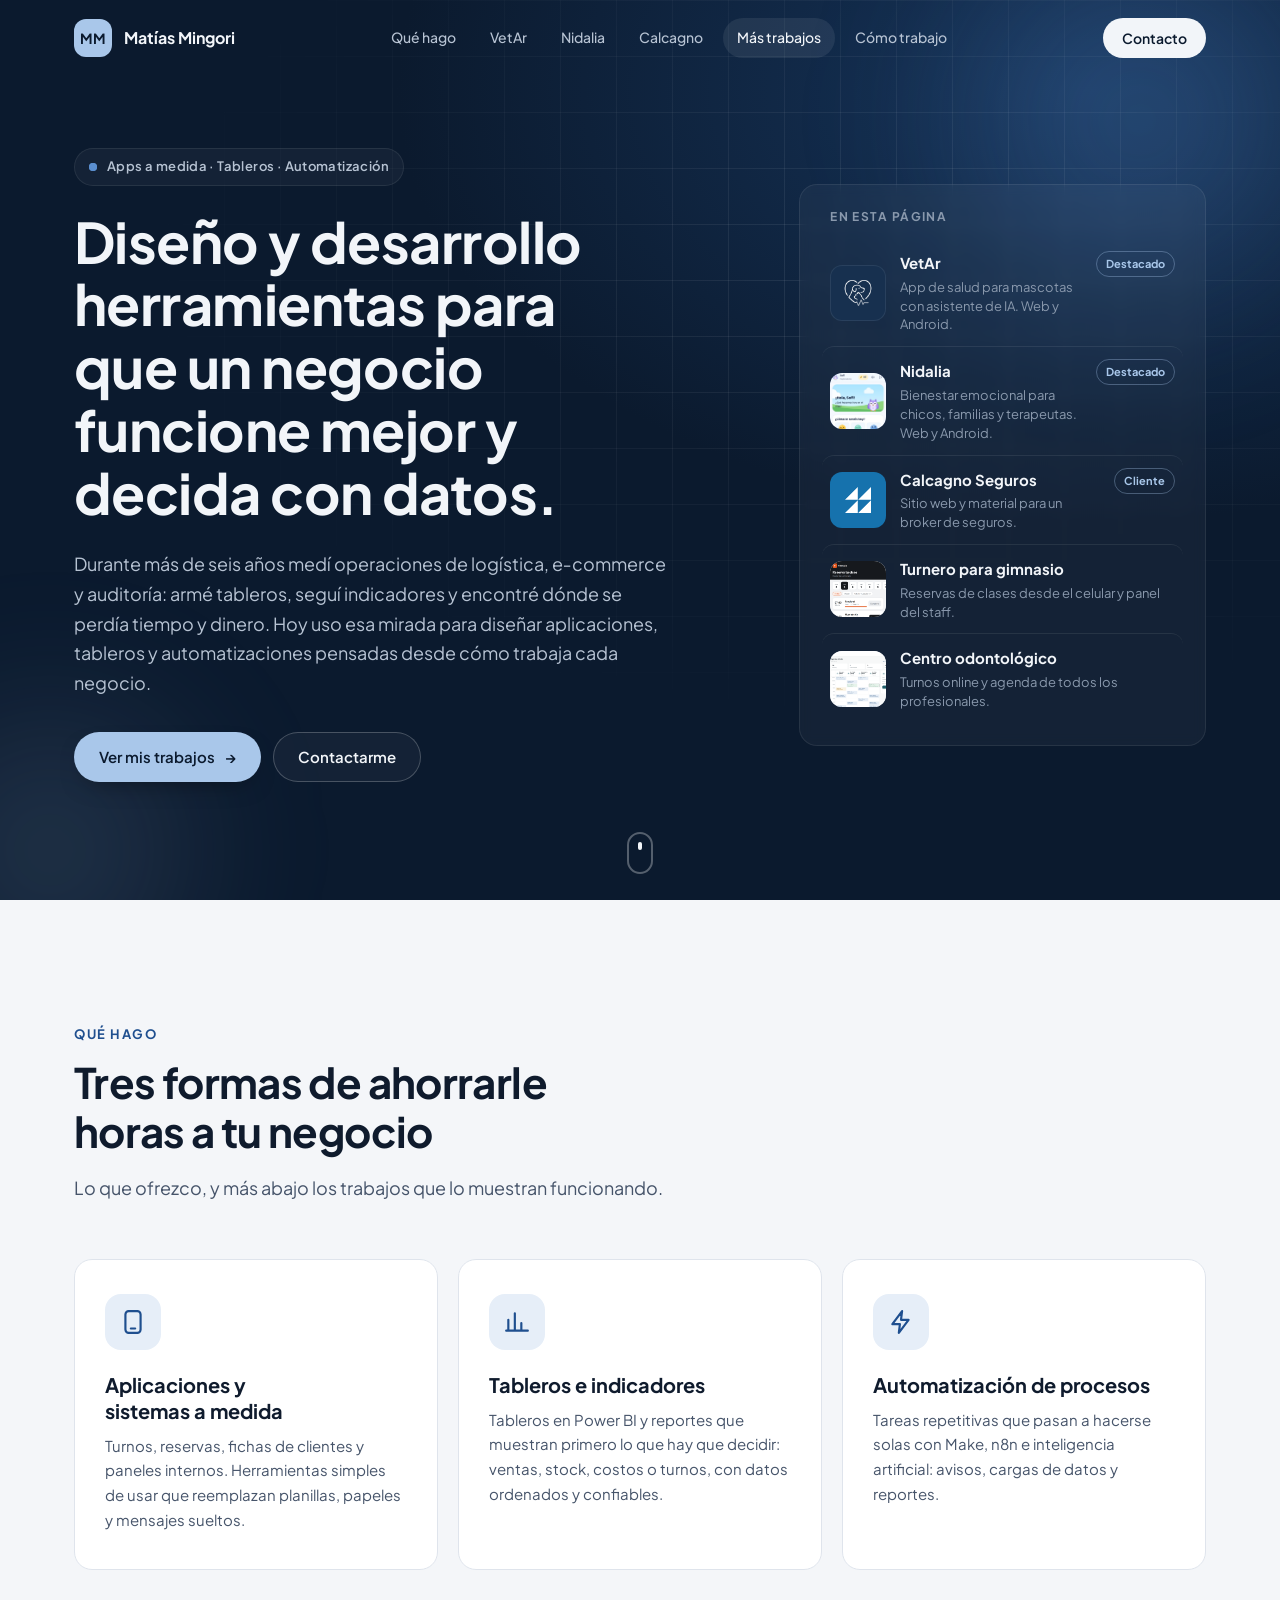
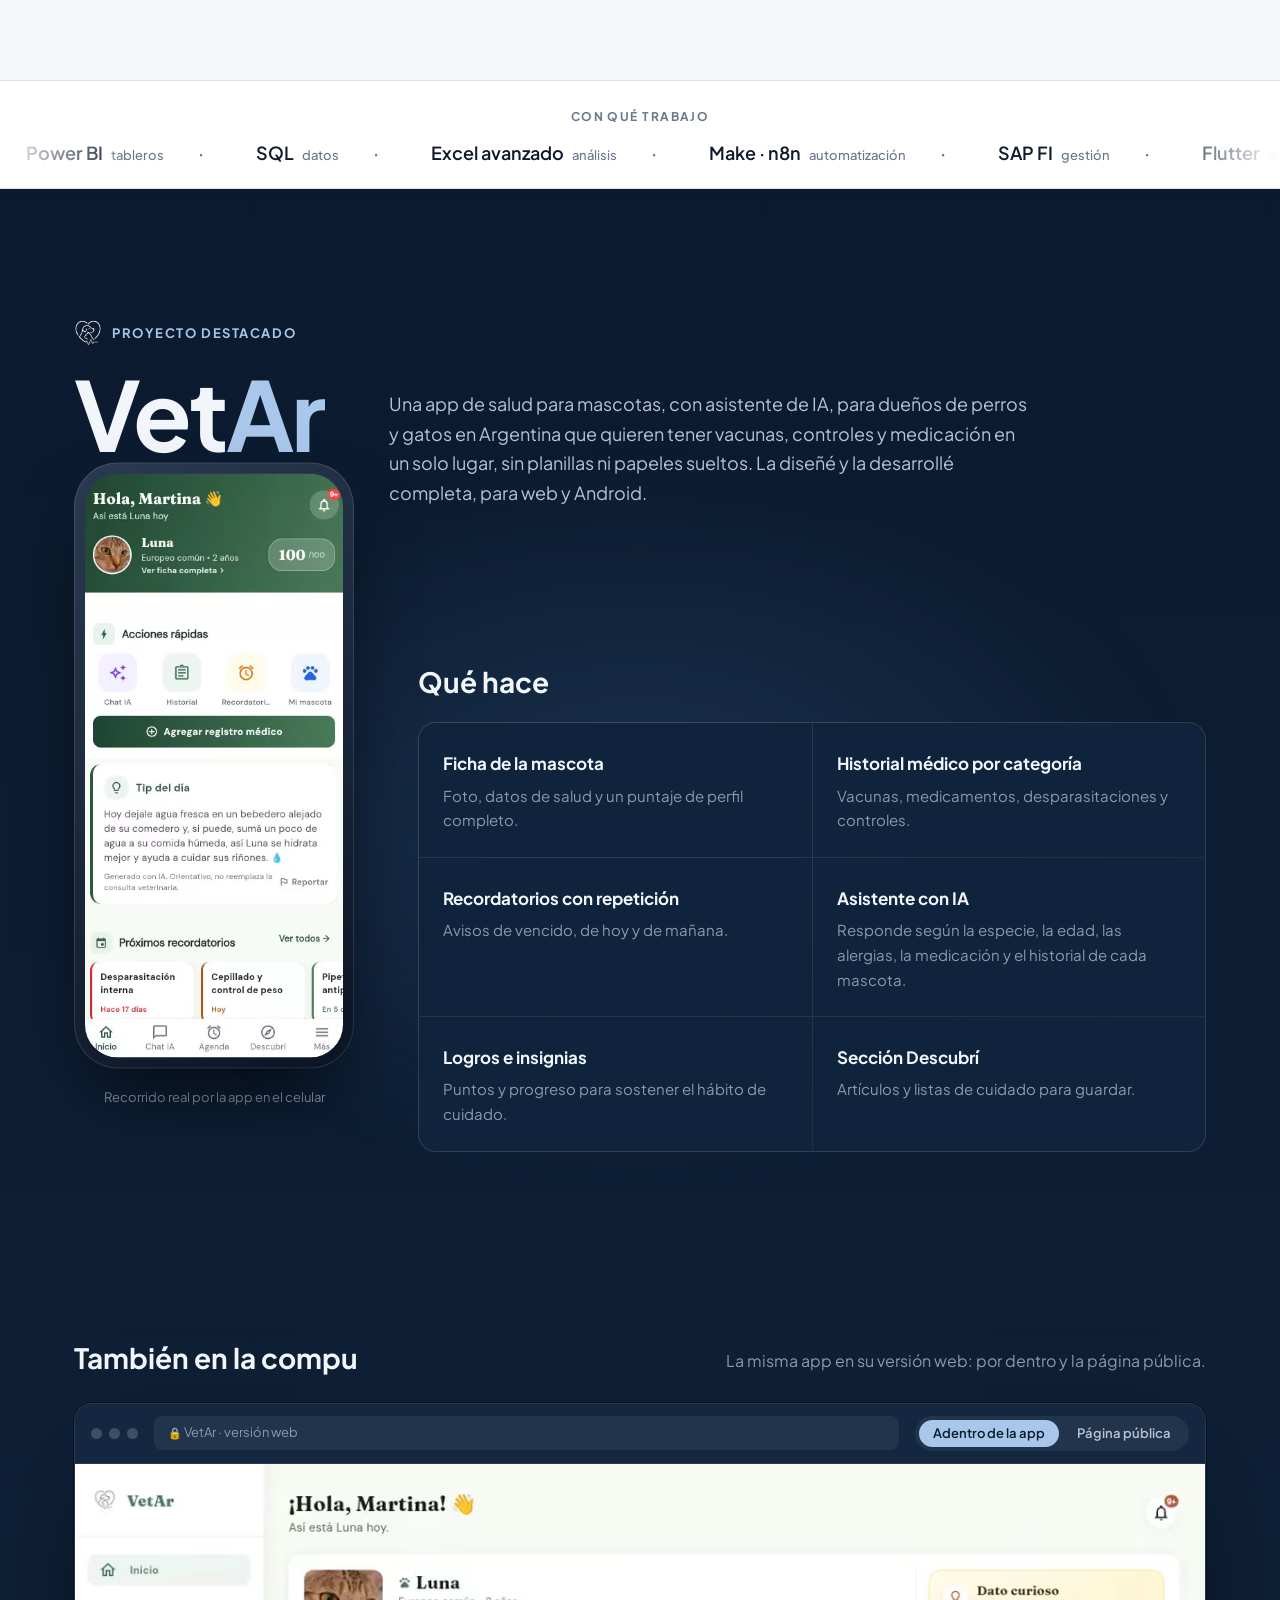
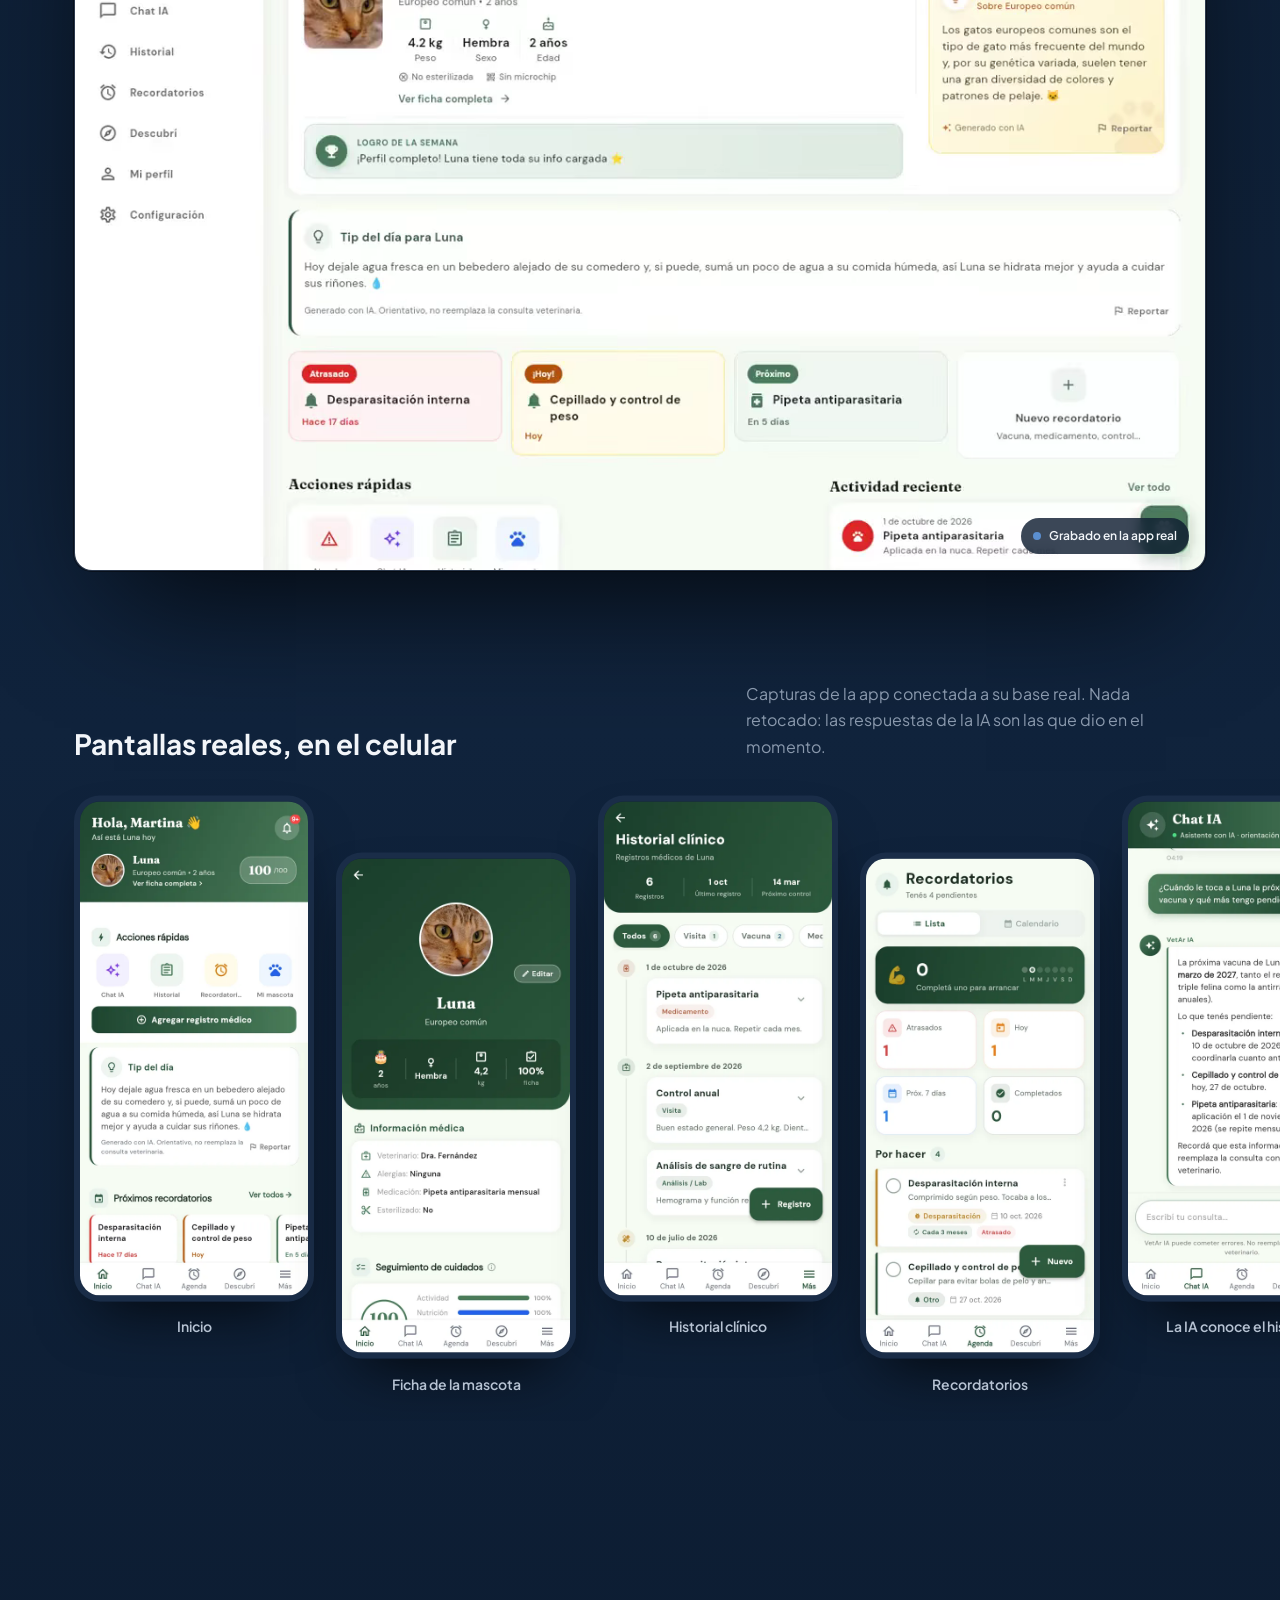
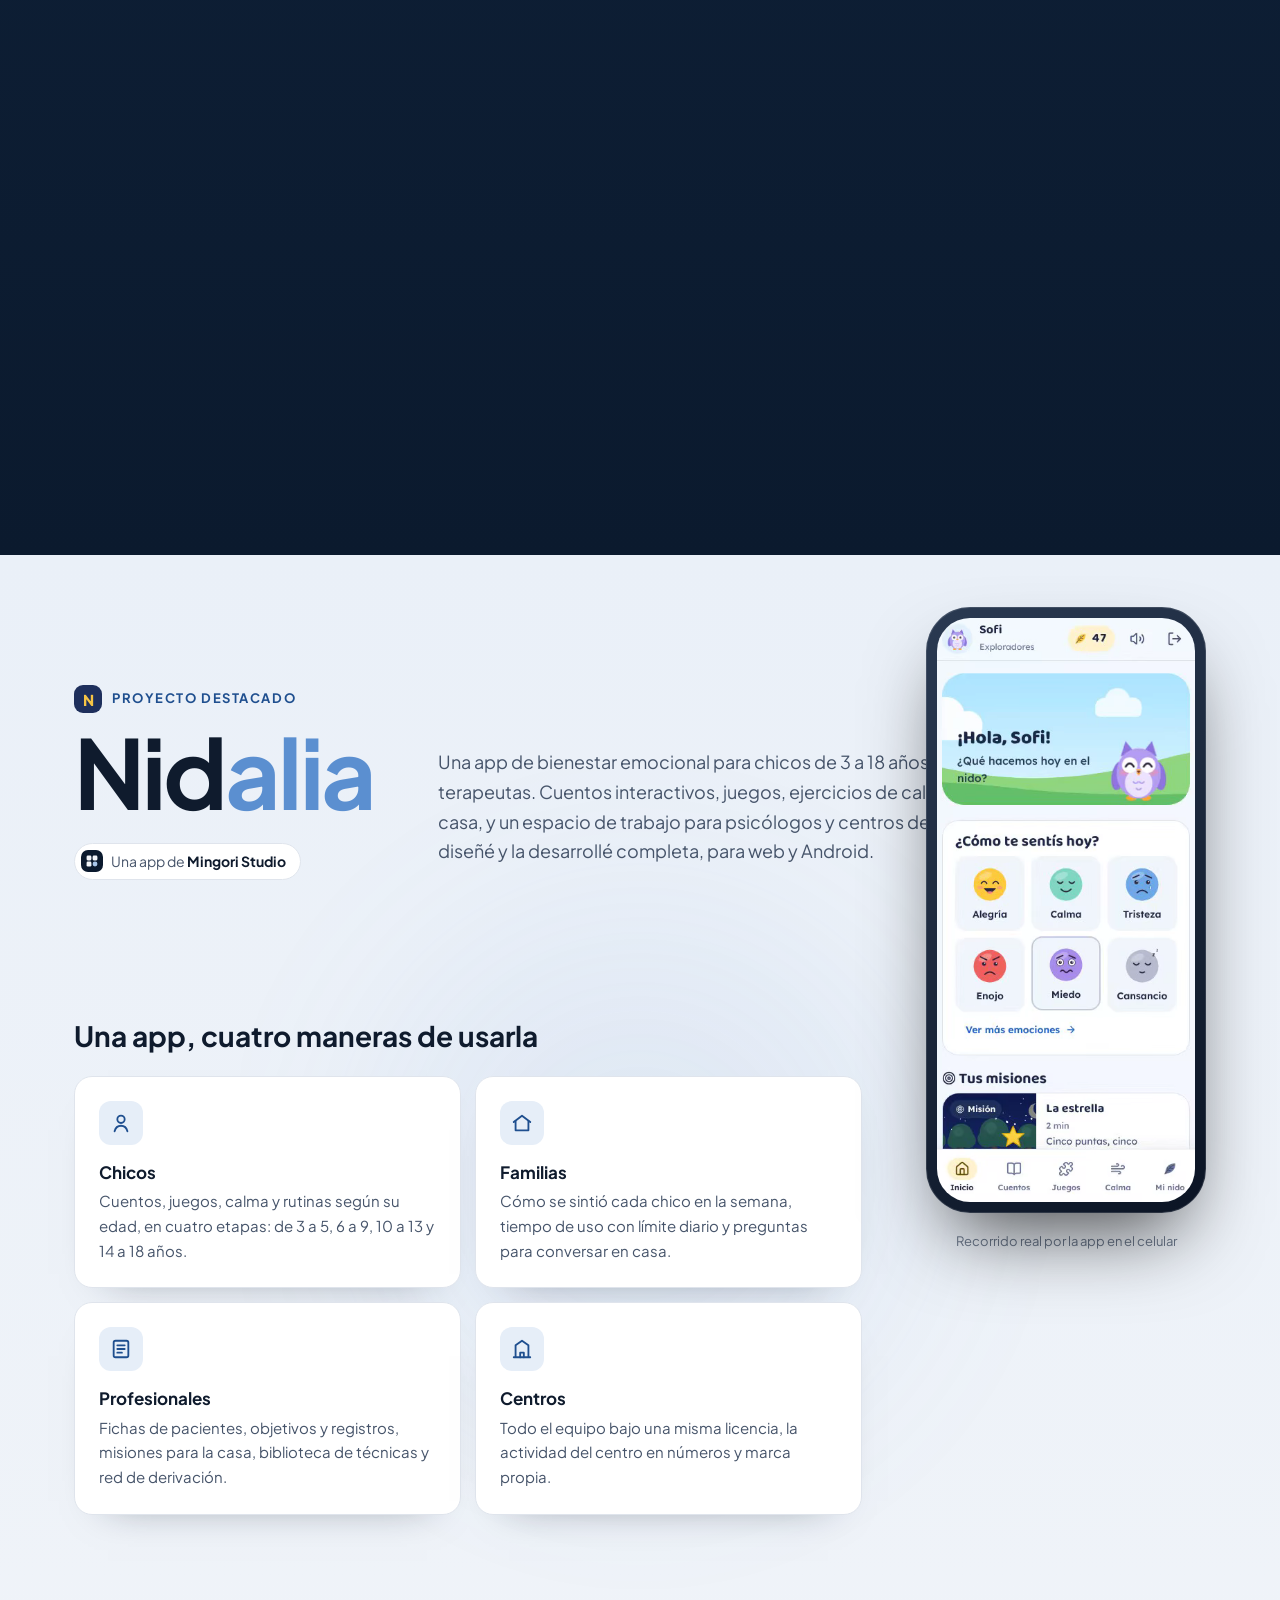
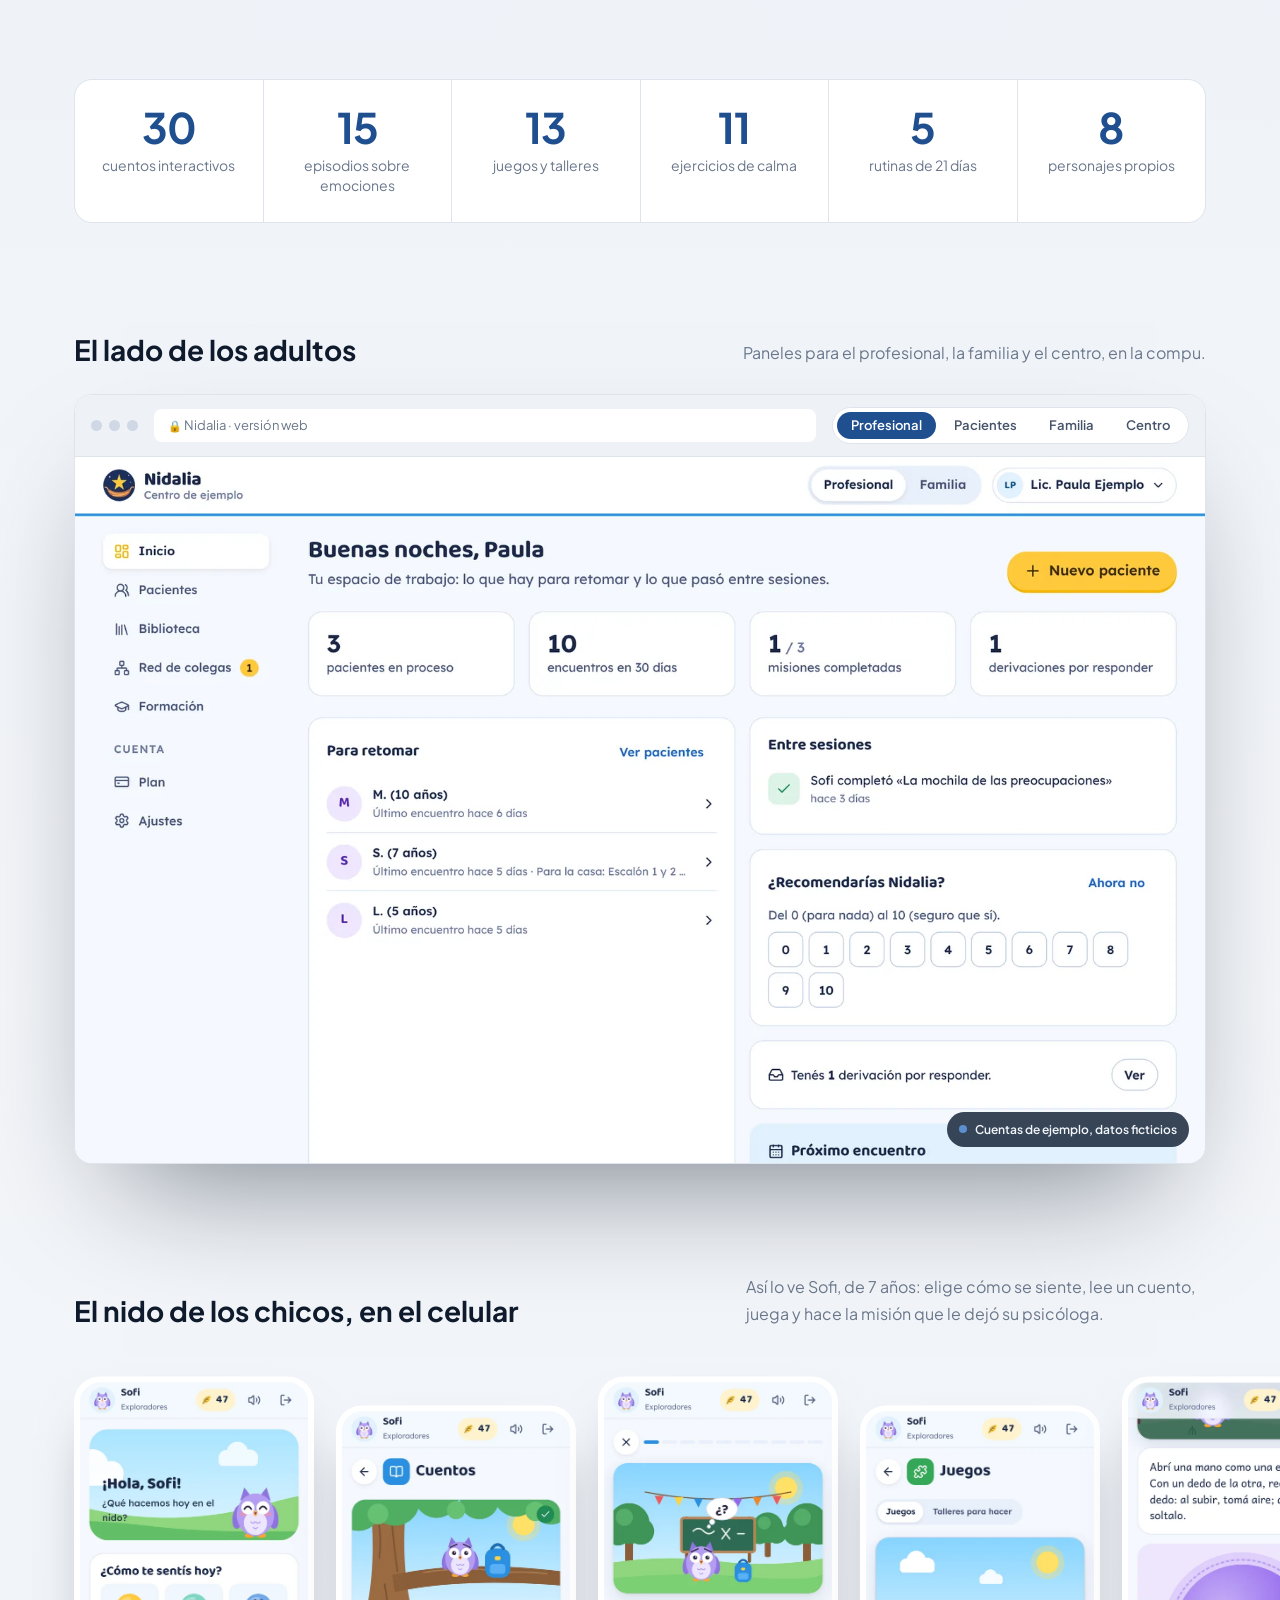
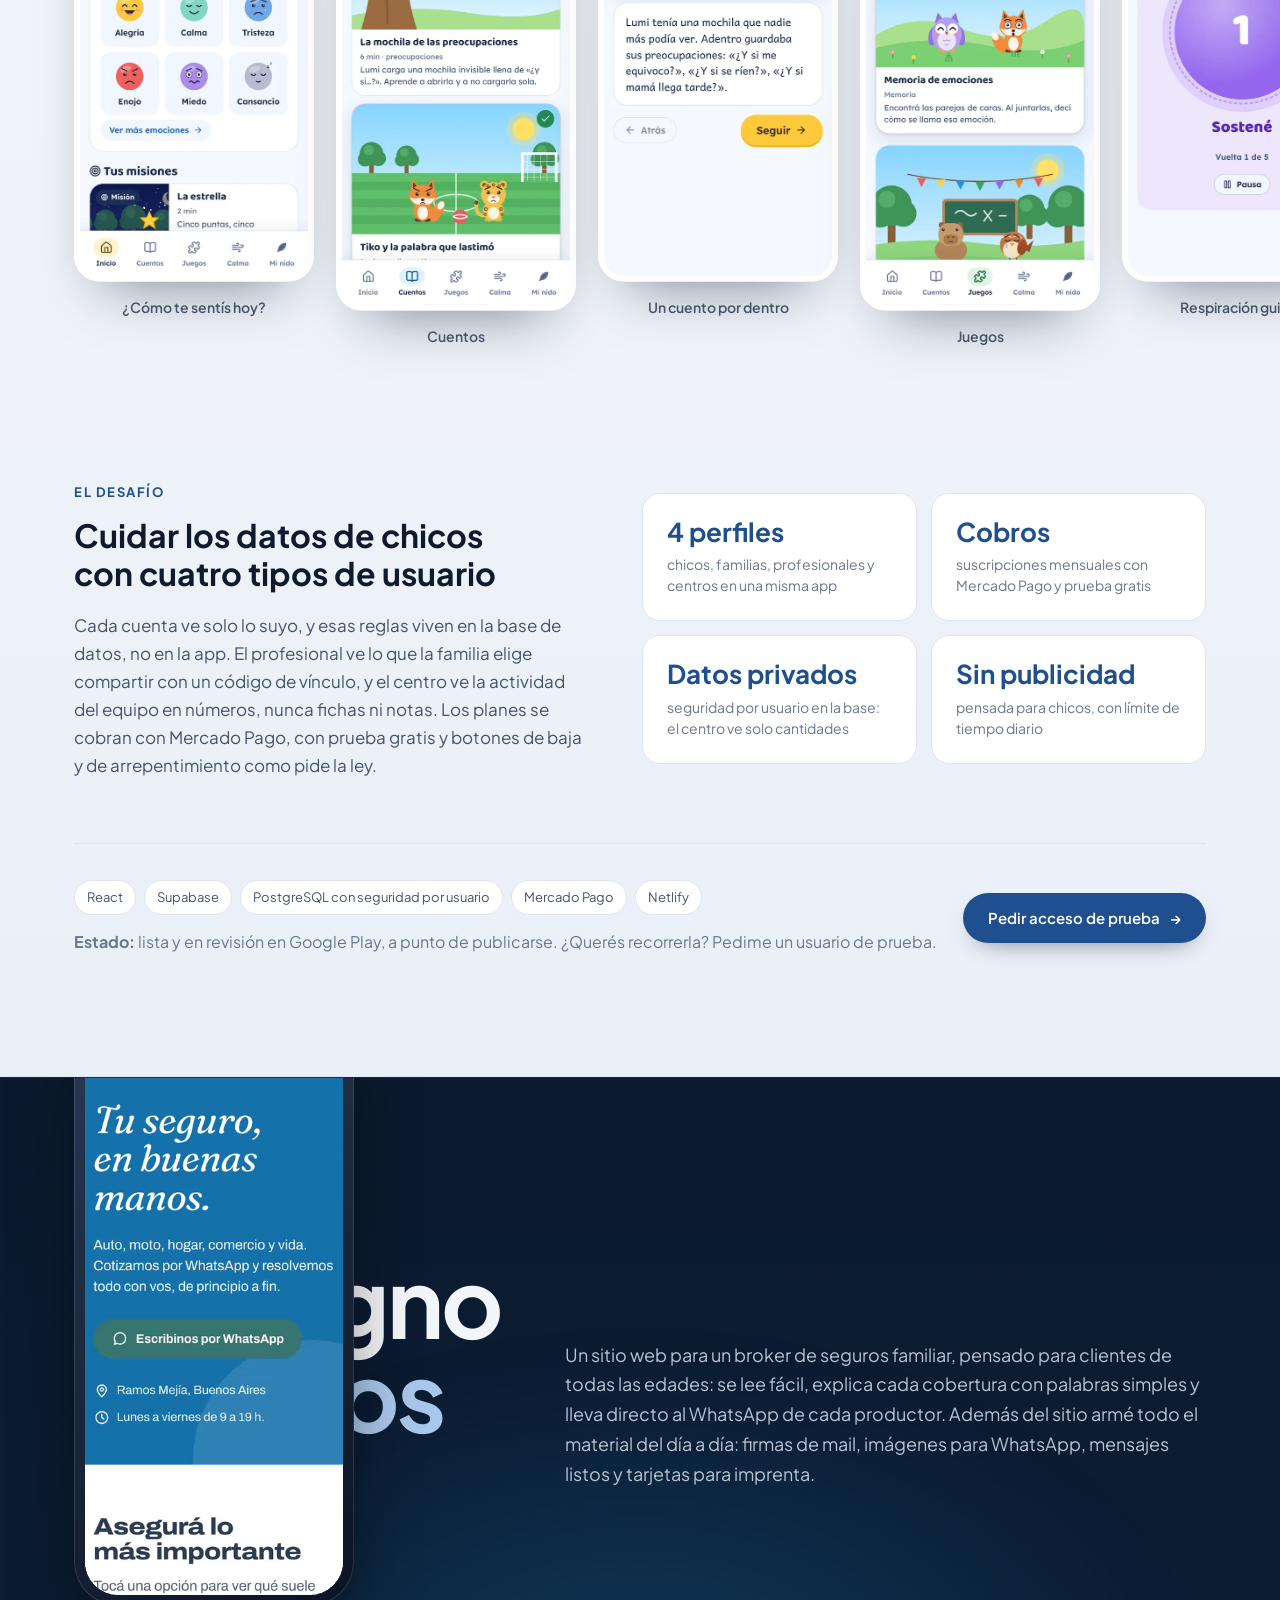
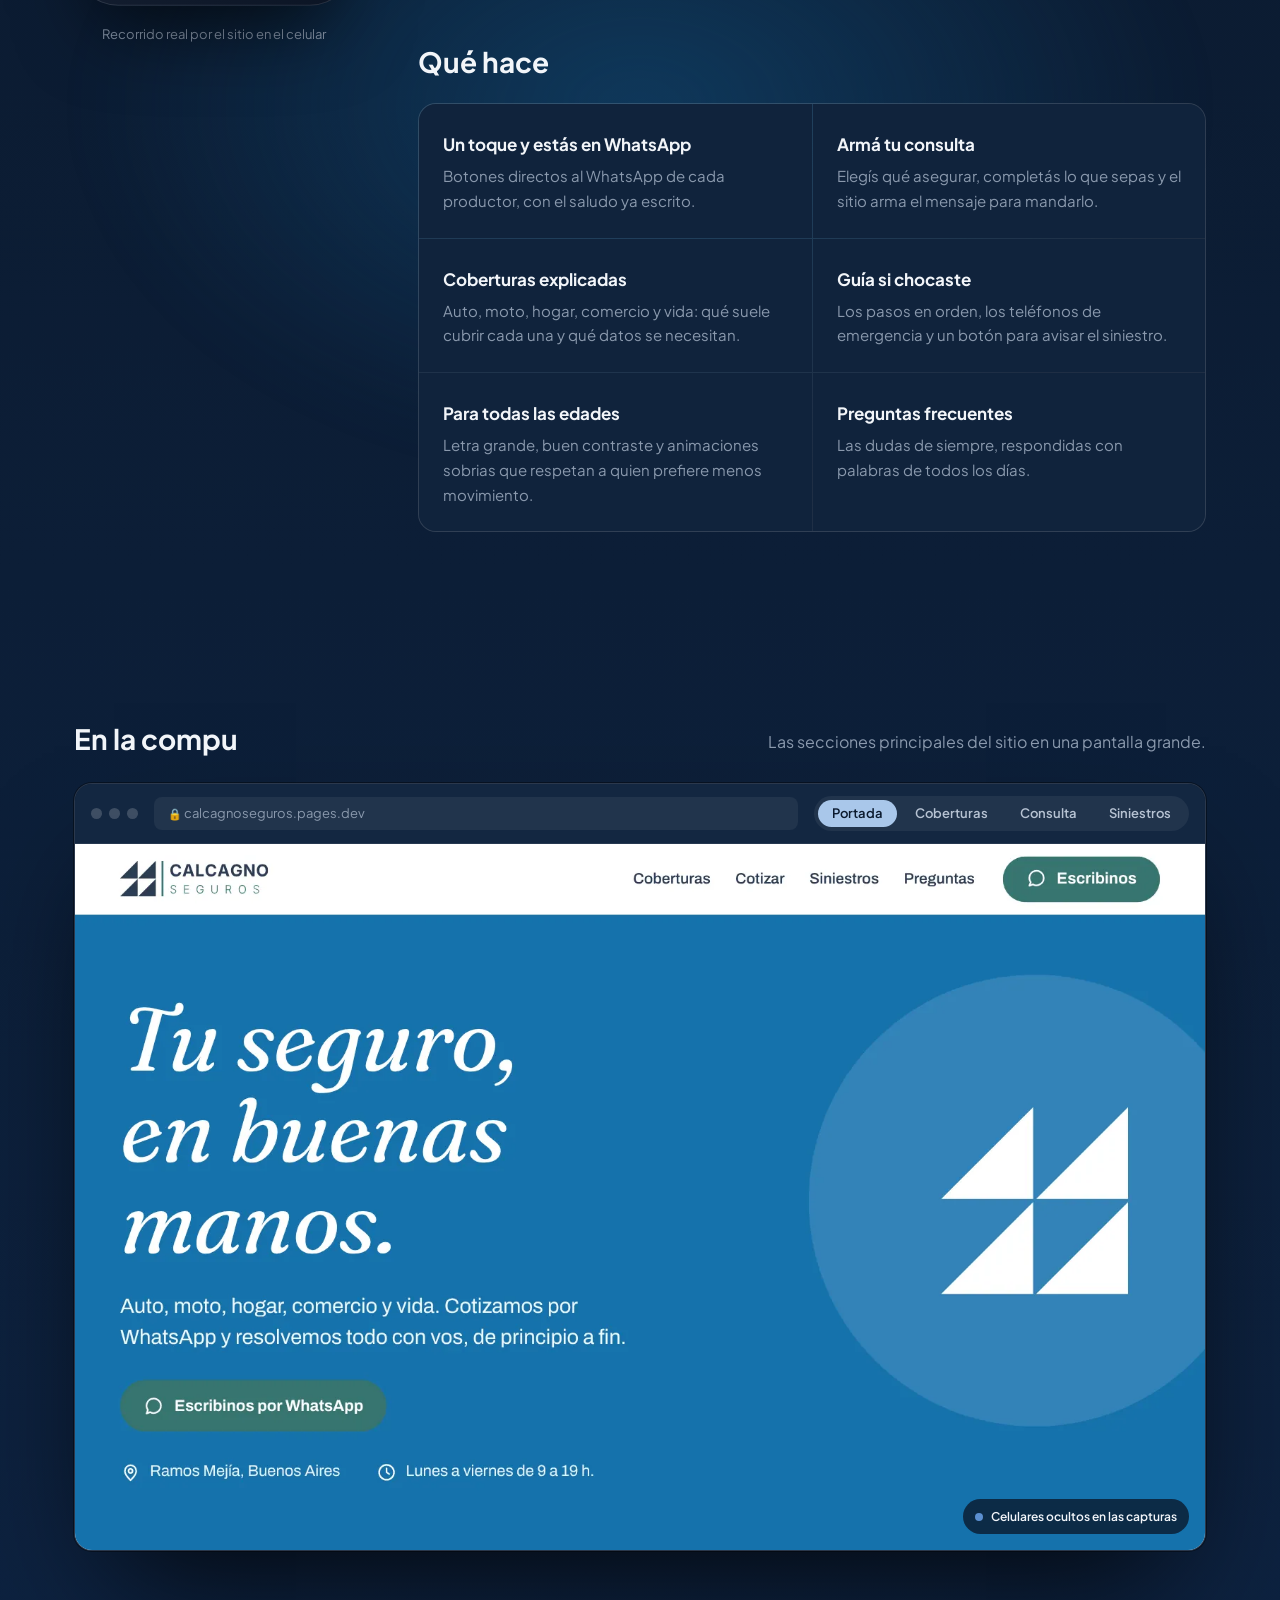
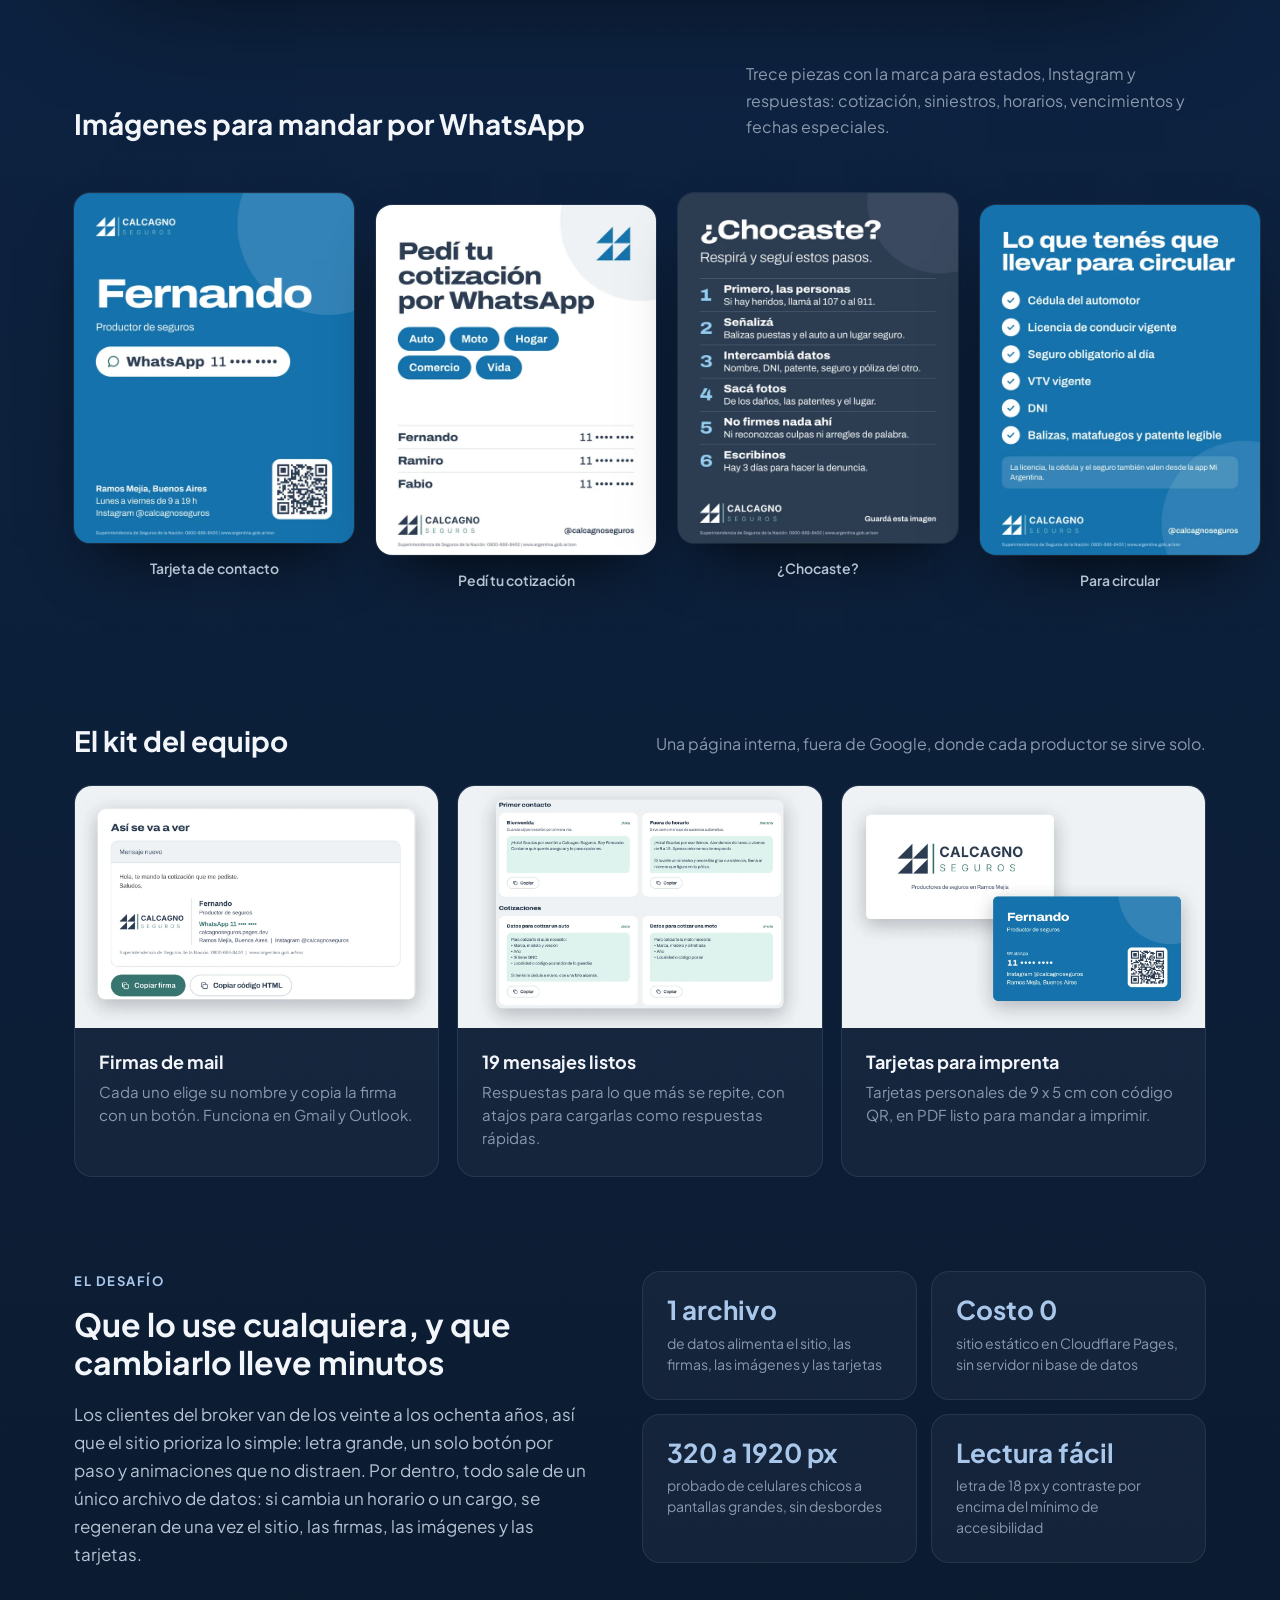
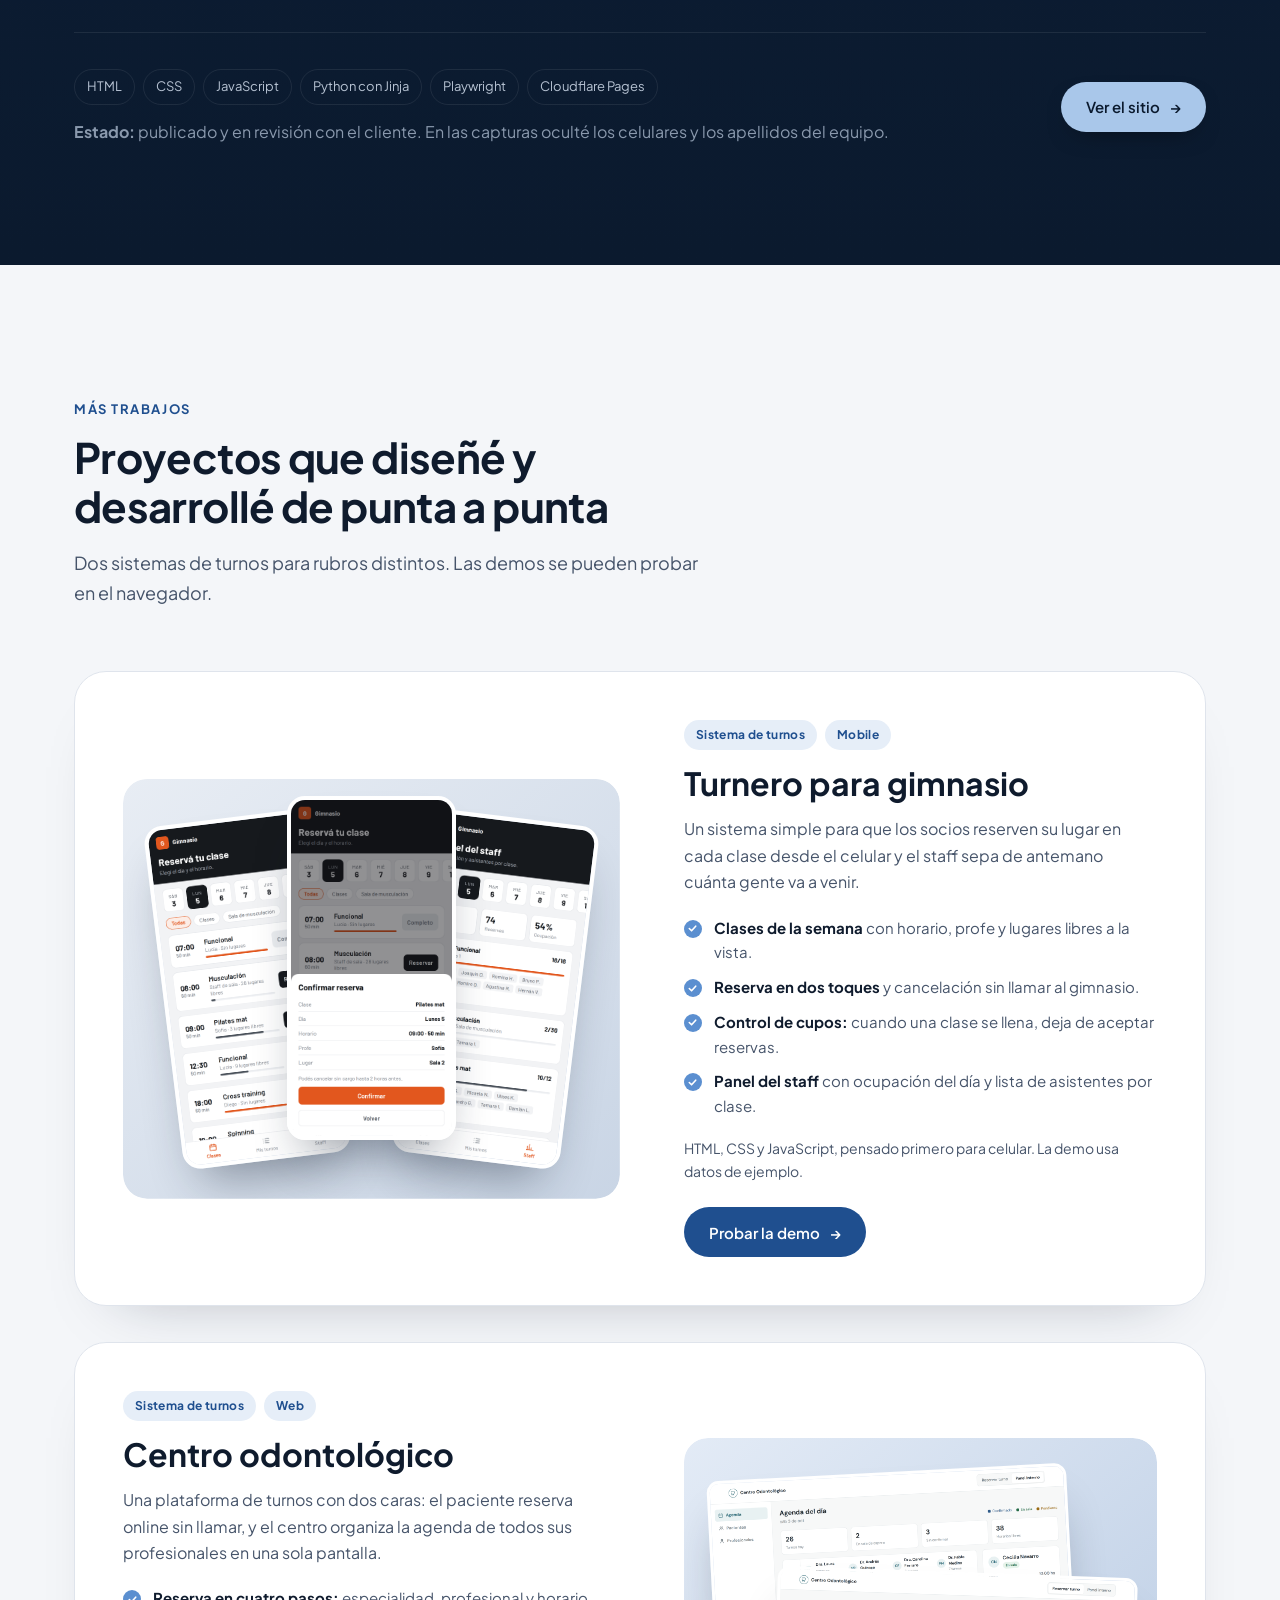
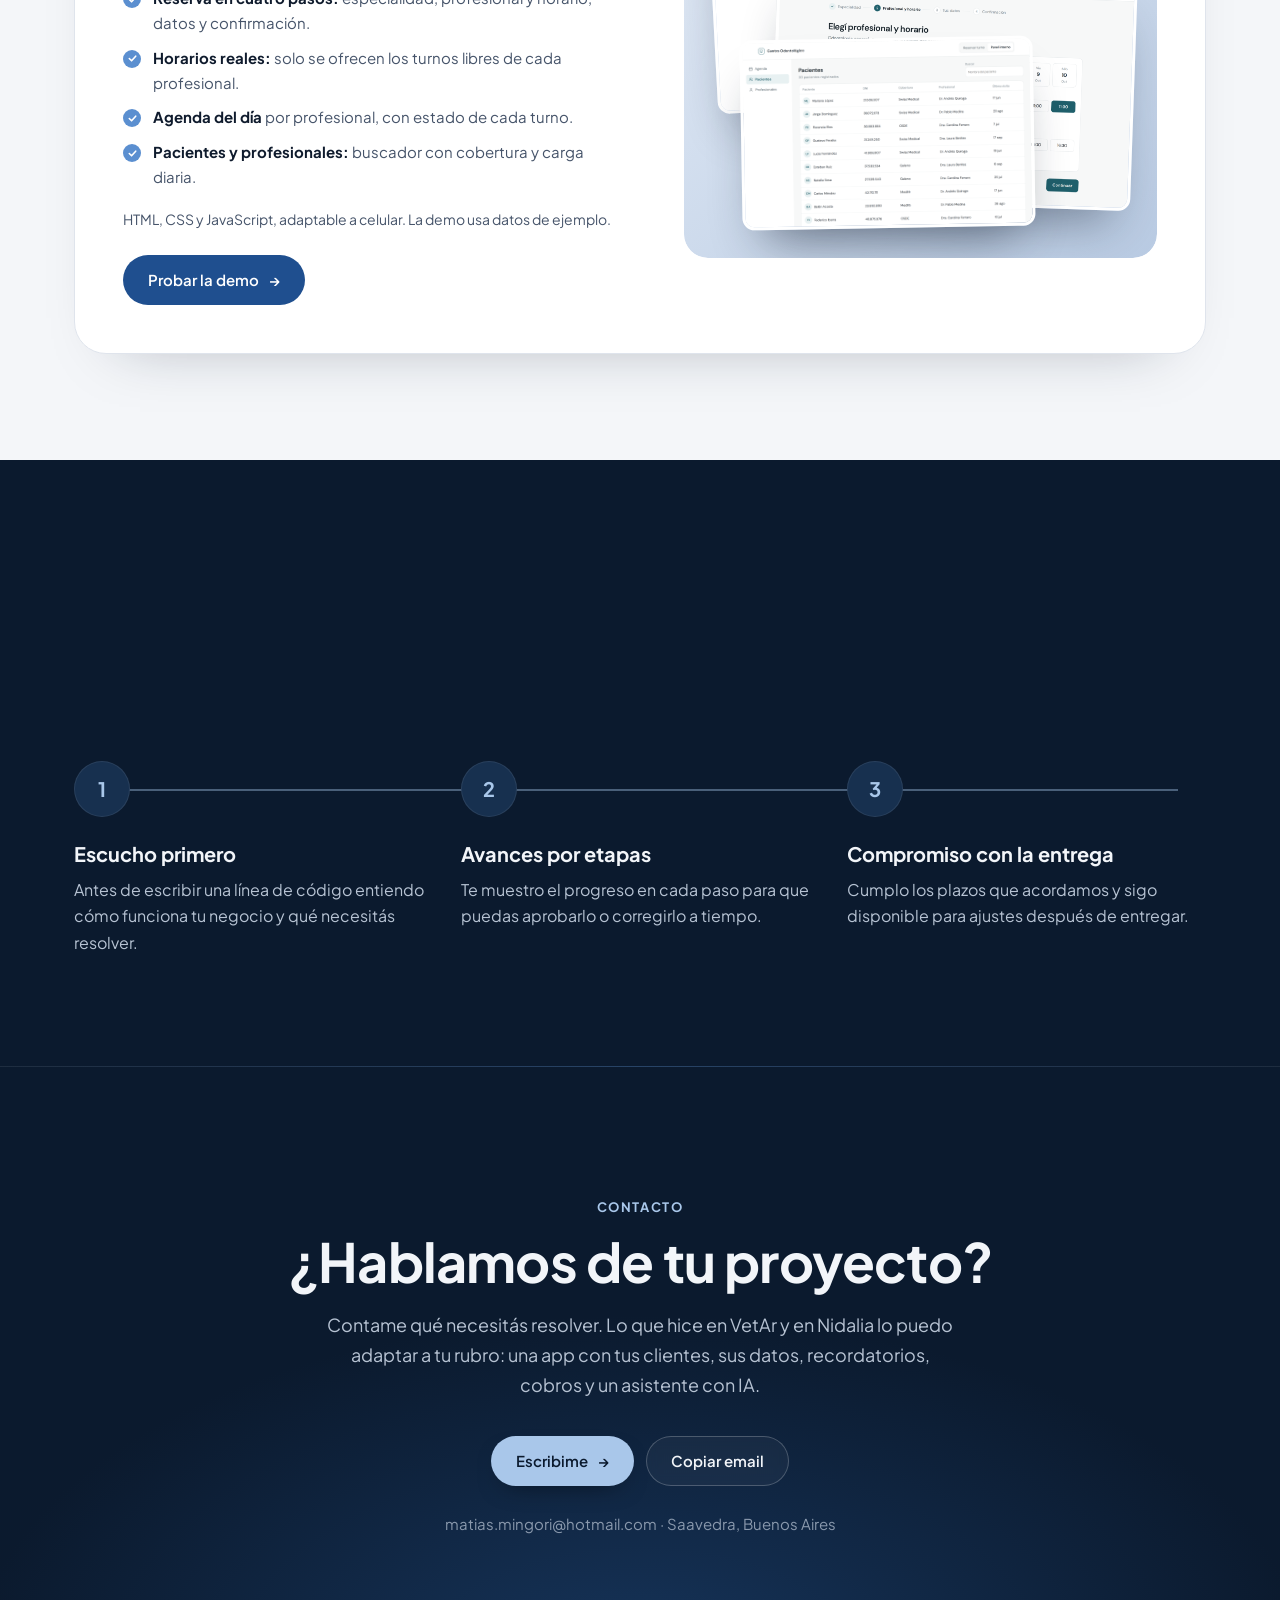
<file: index.html>
<!doctype html>
<html lang="es">
<head>
  <meta charset="utf-8">
  <meta name="viewport" content="width=device-width, initial-scale=1">
  <title>Matías Mingori · Apps, tableros y automatización</title>
  <meta name="description" content="Portfolio de Matías Mingori: apps a medida, tableros y automatizaciones con IA. Proyectos destacados: VetAr, salud de mascotas con IA, Nidalia, bienestar emocional para chicos, familias y terapeutas, y el sitio web de Calcagno Seguros.">
  <meta name="theme-color" content="#0b1a2e">
  <meta property="og:type" content="website">
  <meta property="og:title" content="Matías Mingori · Apps, tableros y automatización">
  <meta property="og:description" content="Diseño y desarrollo herramientas para que un negocio funcione mejor y decida con datos.">
  <meta property="og:image" content="https://matias-mingori.netlify.app/assets/video/vetar-escritorio.jpg">
  <link rel="icon" href="data:image/svg+xml,%3Csvg xmlns='http://www.w3.org/2000/svg' viewBox='0 0 64 64'%3E%3Crect width='64' height='64' rx='16' fill='%230b1a2e'/%3E%3Ctext x='50%25' y='54%25' text-anchor='middle' dominant-baseline='middle' font-family='Arial,sans-serif' font-weight='700' font-size='30' fill='%23a9c7ea'%3EMM%3C/text%3E%3C/svg%3E">
  <link rel="preconnect" href="https://fonts.googleapis.com">
  <link rel="preconnect" href="https://fonts.gstatic.com" crossorigin>
  <link href="https://fonts.googleapis.com/css2?family=Plus+Jakarta+Sans:wght@400;500;600;700&display=swap" rel="stylesheet">
  <link rel="stylesheet" href="assets/css/styles.css">
  <script>document.documentElement.classList.add('js')</script>
</head>
<body>
  <div class="progress" aria-hidden="true"></div>

  <header class="nav" id="nav">
    <a class="brand" href="#inicio" aria-label="Matías Mingori, ir al inicio">
      <span class="brand-mark">MM</span>
      <span class="brand-name">Matías Mingori</span>
    </a>
    <nav class="nav-links" aria-label="Secciones">
      <a href="#servicios">Qué hago</a>
      <a href="#vetar">VetAr</a>
      <a href="#nidalia">Nidalia</a>
      <a href="#calcagno">Calcagno</a>
      <a href="#trabajos">Más trabajos</a>
      <a href="#como-trabajo">Cómo trabajo</a>
    </nav>
    <a class="btn btn-small" href="#contacto">Contacto</a>
  </header>

  <main>
    <!-- INICIO -->
    <section class="hero" id="inicio">
      <div class="hero-bg" aria-hidden="true"><span class="orb o1"></span><span class="orb o2"></span><div class="grid-lines"></div></div>

      <div class="hero-inner">
        <div class="hero-copy">
          <p class="eyebrow drop" style="--d:0"><span class="pulse"></span> Apps a medida · Tableros · Automatización</p>
          <h1 class="hero-title" aria-label="Diseño y desarrollo herramientas para que un negocio funcione mejor y decida con datos."><span aria-hidden="true"><span class="word drop" style="--d:1">Diseño</span> <span class="word drop" style="--d:2">y</span> <span class="word drop" style="--d:3">desarrollo</span> <span class="word drop" style="--d:4">herramientas</span> <span class="word drop" style="--d:5">para</span> <span class="word drop" style="--d:6">que</span> <span class="word drop" style="--d:7">un</span> <span class="word drop" style="--d:8">negocio</span> <span class="word drop" style="--d:9">funcione</span> <span class="word drop" style="--d:10">mejor</span> <span class="word drop" style="--d:11">y</span> <span class="word drop" style="--d:12">decida</span> <span class="word drop" style="--d:13">con</span> <span class="word drop" style="--d:14">datos.</span></span></h1>
          <p class="hero-sub drop" style="--d:15">Durante más de seis años medí operaciones de logística, e‑commerce y auditoría: armé tableros, seguí indicadores y encontré dónde se perdía tiempo y dinero. Hoy uso esa mirada para diseñar aplicaciones, tableros y automatizaciones pensadas desde cómo trabaja cada negocio.</p>
          <div class="hero-cta drop" style="--d:16">
            <a class="btn btn-primary" href="#vetar">Ver mis trabajos <span aria-hidden="true">→</span></a>
            <a class="btn btn-ghost" href="#contacto">Contactarme</a>
          </div>
        </div>

        <aside class="hero-index drop-side" style="--d:6" aria-label="Trabajos que vas a ver en esta página">
          <p class="index-title">En esta página</p>
          <a class="index-item" href="#vetar">
            <span class="index-thumb thumb-vetar"><img src="img/vetar-logo-blanco.png" alt="" width="30" height="30"></span>
            <span class="index-text"><strong>VetAr</strong><span>App de salud para mascotas con asistente de IA. Web y Android.</span></span>
            <span class="index-tag">Destacado</span>
          </a>
          <a class="index-item" href="#nidalia">
            <span class="index-thumb thumb-nidalia"><img src="assets/img/nidalia/cel-1-inicio.webp" alt="" width="56" height="56"></span>
            <span class="index-text"><strong>Nidalia</strong><span>Bienestar emocional para chicos, familias y terapeutas. Web y Android.</span></span>
            <span class="index-tag">Destacado</span>
          </a>
          <a class="index-item" href="#calcagno">
            <span class="index-thumb thumb-calcagno"><img src="assets/img/calcagno/isotipo-blanco.svg" alt="" width="26" height="26"></span>
            <span class="index-text"><strong>Calcagno Seguros</strong><span>Sitio web y material para un broker de seguros.</span></span>
            <span class="index-tag">Cliente</span>
          </a>
          <a class="index-item" href="#gimnasio">
            <span class="index-thumb"><img src="img/gimnasio-1-clases.png" alt="" width="56" height="56"></span>
            <span class="index-text"><strong>Turnero para gimnasio</strong><span>Reservas de clases desde el celular y panel del staff.</span></span>
          </a>
          <a class="index-item" href="#odontologia">
            <span class="index-thumb"><img src="img/odontologia-5-agenda.png" alt="" width="56" height="56"></span>
            <span class="index-text"><strong>Centro odontológico</strong><span>Turnos online y agenda de todos los profesionales.</span></span>
          </a>
        </aside>
      </div>

      <a class="scroll-hint" href="#servicios" aria-label="Bajar a la siguiente sección"><span></span></a>
    </section>

    <!-- SERVICIOS -->
    <section class="services" id="servicios">
      <div class="container">
        <div class="section-head reveal">
          <p class="kicker">Qué hago</p>
          <h2 data-split>Tres formas de ahorrarle horas a tu negocio</h2>
          <p class="lead">Lo que ofrezco, y más abajo los trabajos que lo muestran funcionando.</p>
        </div>
        <div class="service-grid" data-stagger>
          <article class="service reveal" style="--rd:0s">
            <div class="icon i1" aria-hidden="true"><svg viewBox="0 0 24 24"><rect x="5" y="2" width="14" height="20" rx="3"/><path d="M10 18h4"/></svg></div>
            <h3>Aplicaciones y sistemas a medida</h3>
            <p>Turnos, reservas, fichas de clientes y paneles internos. Herramientas simples de usar que reemplazan planillas, papeles y mensajes sueltos.</p>
          </article>
          <article class="service reveal" style="--rd:.1s">
            <div class="icon i2" aria-hidden="true"><svg viewBox="0 0 24 24"><path d="M4 20V10M10 20V4M16 20v-7M22 20H2"/></svg></div>
            <h3>Tableros e indicadores</h3>
            <p>Tableros en Power BI y reportes que muestran primero lo que hay que decidir: ventas, stock, costos o turnos, con datos ordenados y confiables.</p>
          </article>
          <article class="service reveal" style="--rd:.2s">
            <div class="icon i3" aria-hidden="true"><svg viewBox="0 0 24 24"><path d="M13 2 4 14h7l-1 8 9-12h-7z"/></svg></div>
            <h3>Automatización de procesos</h3>
            <p>Tareas repetitivas que pasan a hacerse solas con Make, n8n e inteligencia artificial: avisos, cargas de datos y reportes.</p>
          </article>
        </div>
      </div>
    </section>

    <!-- HERRAMIENTAS -->
    <section class="tools" id="herramientas" aria-label="Herramientas que uso">
      <p class="tools-label">Con qué trabajo</p>
      <div class="marquee">
        <div class="marquee-track">
          <span>Power BI <small>tableros</small></span><span>SQL <small>datos</small></span><span>Excel avanzado <small>análisis</small></span><span>Make · n8n <small>automatización</small></span><span>SAP FI <small>gestión</small></span><span>Flutter <small>apps web y mobile</small></span><span>HTML · CSS · JS <small>sitios web</small></span><span>Supabase <small>bases de datos</small></span><span>VS Code · Git <small>desarrollo</small></span><span>Vercel · Netlify · Cloudflare <small>publicación</small></span>
        </div>
      </div>
    </section>

    <!-- VETAR DESTACADO -->
    <section class="vetar" id="vetar">
      <div class="vetar-glow" aria-hidden="true"></div>
      <div class="container">
        <div class="vetar-head">
          <div class="reveal">
            <p class="kicker"><img src="img/vetar-logo-blanco.png" alt="" width="28" height="28"> Proyecto destacado</p>
            <h2 class="vetar-title rise"><span class="rise-i">Vet<span>Ar</span></span></h2>
            <p class="studio-tag"><img src="assets/img/mingori-studio.svg" alt="" width="22" height="22"> <span>Una app de <strong>Mingori Studio</strong></span></p>
          </div>
          <p class="lead reveal" style="--rd:.1s">Una app de salud para mascotas, con asistente de IA, para dueños de perros y gatos en Argentina que quieren tener vacunas, controles y medicación en un solo lugar, sin planillas ni papeles sueltos. La diseñé y la desarrollé completa, para web y Android.</p>
        </div>

        <div class="vetar-intro">
          <div class="vetar-phone reveal" data-parallax="-0.06">
            <div class="phone">
              <video class="lazy-video" muted loop playsinline preload="none" poster="assets/video/vetar-celular.jpg" aria-label="Recorrido por VetAr en el celular">
                <source data-src="assets/video/vetar-celular.mp4" type="video/mp4">
                <source data-src="assets/video/vetar-celular.webm" type="video/webm">
              </video>
            </div>
            <p class="caption">Recorrido real por la app en el celular</p>
          </div>
          <div class="vetar-what">
            <h3 class="sub-title reveal">Qué hace</h3>
            <ol class="features" data-stagger>
              <li class="feature reveal" style="--rd:0s"><h3>Ficha de la mascota</h3><p>Foto, datos de salud y un puntaje de perfil completo.</p></li>
              <li class="feature reveal" style="--rd:.06s"><h3>Historial médico por categoría</h3><p>Vacunas, medicamentos, desparasitaciones y controles.</p></li>
              <li class="feature reveal" style="--rd:.12s"><h3>Recordatorios con repetición</h3><p>Avisos de vencido, de hoy y de mañana.</p></li>
              <li class="feature reveal" style="--rd:.18s"><h3>Asistente con IA</h3><p>Responde según la especie, la edad, las alergias, la medicación y el historial de cada mascota.</p></li>
              <li class="feature reveal" style="--rd:.24s"><h3>Logros e insignias</h3><p>Puntos y progreso para sostener el hábito de cuidado.</p></li>
              <li class="feature reveal" style="--rd:.30s"><h3>Sección Descubrí</h3><p>Artículos y listas de cuidado para guardar.</p></li>
            </ol>
          </div>
        </div>

        <div class="browser-head reveal">
          <h3 class="sub-title">También en la compu</h3>
          <p>La misma app en su versión web: por dentro y la página pública.</p>
        </div>
        <div class="browser reveal-zoom">
          <div class="browser-bar">
            <span class="dots" aria-hidden="true"><i></i><i></i><i></i></span>
            <span class="url">VetAr · versión web</span>
            <div class="tabs" role="tablist" aria-label="Elegir video">
              <button class="tab is-active" role="tab" aria-selected="true" data-video="assets/video/vetar-escritorio" data-poster="assets/video/vetar-escritorio.jpg">Adentro de la app</button>
              <button class="tab" role="tab" aria-selected="false" data-video="assets/video/vetar-landing" data-poster="assets/video/vetar-landing.jpg">Página pública</button>
            </div>
          </div>
          <div class="browser-screen">
            <video id="vetar-desktop" class="lazy-video" muted loop playsinline preload="none" poster="assets/video/vetar-escritorio.jpg" aria-label="Recorrido por VetAr en la compu: inicio, ficha, historial, recordatorios y chat con IA">
              <source data-src="assets/video/vetar-escritorio.mp4" type="video/mp4">
              <source data-src="assets/video/vetar-escritorio.webm" type="video/webm">
            </video>
            <span class="live-badge"><span class="pulse"></span> Grabado en la app real</span>
          </div>
        </div>


        <div class="gallery-head reveal">
          <h3>Pantallas reales, en el celular</h3>
          <p>Capturas de la app conectada a su base real. Nada retocado: las respuestas de la IA son las que dio en el momento.</p>
        </div>
      </div>

      <div class="gallery" tabindex="0" aria-label="Galería de pantallas de VetAr, se desliza hacia los costados">
        <figure class="shot reveal" style="--rd:0s"><img src="assets/img/cel-11-inicio.webp" alt="Inicio de VetAr con la ficha de Luna y recordatorios" loading="lazy" width="520" height="1125"><figcaption>Inicio</figcaption></figure>
        <figure class="shot reveal" style="--rd:.06s"><img src="assets/img/cel-13-ficha-de-la-mascota.webp" alt="Ficha de la mascota" loading="lazy" width="520" height="1125"><figcaption>Ficha de la mascota</figcaption></figure>
        <figure class="shot reveal" style="--rd:.12s"><img src="assets/img/cel-15-historial-clinico.webp" alt="Historial clínico con vacunas y controles" loading="lazy" width="520" height="1125"><figcaption>Historial clínico</figcaption></figure>
        <figure class="shot reveal" style="--rd:.18s"><img src="assets/img/cel-16-recordatorios.webp" alt="Recordatorios atrasados, de hoy y próximos" loading="lazy" width="520" height="1125"><figcaption>Recordatorios</figcaption></figure>
        <figure class="shot reveal" style="--rd:.24s"><img src="assets/img/cel-20-chat-ia-conoce-el-historial.webp" alt="Chat con IA que responde con las fechas reales de la mascota" loading="lazy" width="520" height="1125"><figcaption>La IA conoce el historial</figcaption></figure>
        <figure class="shot reveal" style="--rd:.30s"><img src="assets/img/cel-21-chat-ia-consulta-de-sintoma.webp" alt="Chat con IA ante un síntoma, orienta y deriva al veterinario" loading="lazy" width="520" height="1125"><figcaption>Orienta y deriva al veterinario</figcaption></figure>
      </div>

      <div class="container">
        <div class="challenge">
          <div class="challenge-text reveal">
            <p class="kicker">El desafío</p>
            <h3>Integrar la IA sin exponer datos ni claves</h3>
            <p>La app no habla directo con la IA: pasa por un servidor propio que verifica quién es el usuario, limita cuántas consultas puede hacer y arma solo el contexto de su mascota. Los logros y avisos los otorga la base de datos, no la app, así nadie puede adjudicárselos.</p>
          </div>
          <div class="tech" data-stagger>
            <div class="tech-card reveal" style="--rd:0s"><strong data-count="189">189</strong><p>pruebas automáticas que pasan en cada cambio</p></div>
            <div class="tech-card reveal" style="--rd:.08s"><strong>1 código</strong><p>para web y Android, hecho en Flutter</p></div>
            <div class="tech-card reveal" style="--rd:.16s"><strong>IA con tope</strong><p>límite por usuario y global para que el costo no se dispare</p></div>
            <div class="tech-card reveal" style="--rd:.24s"><strong>Datos privados</strong><p>cada usuario ve solo lo suyo y puede borrar todo desde la app</p></div>
          </div>
        </div>

        <div class="vetar-foot reveal">
          <div>
            <p class="stack"><span>Flutter</span><span>Supabase</span><span>PostgreSQL con seguridad por usuario</span><span>Inteligencia artificial</span><span>Vercel</span></p>
            <p class="muted"><strong>Estado:</strong> lista y en revisión en Google Play, a punto de publicarse. ¿Querés recorrerla? Pedime un usuario de prueba con una mascota ya cargada.</p>
          </div>
          <a class="btn btn-primary" href="mailto:matias.mingori@hotmail.com?subject=Acceso%20de%20prueba%20a%20VetAr">Pedir acceso de prueba <span aria-hidden="true">→</span></a>
        </div>
      </div>
    </section>

    <!-- NIDALIA DESTACADO -->
    <section class="nidalia" id="nidalia">
      <div class="nidalia-bg" aria-hidden="true"><span class="orb o3"></span></div>
      <div class="container">
        <div class="vetar-head nidalia-head">
          <div class="reveal">
            <p class="kicker"><span class="nid-mark" aria-hidden="true">N</span> Proyecto destacado</p>
            <h2 class="vetar-title rise"><span class="rise-i">Nid<span>alia</span></span></h2>
            <p class="studio-tag"><img src="assets/img/mingori-studio.svg" alt="" width="22" height="22"> <span>Una app de <strong>Mingori Studio</strong></span></p>
          </div>
          <p class="lead reveal" style="--rd:.1s">Una app de bienestar emocional para chicos de 3 a 18 años, sus familias y sus terapeutas. Cuentos interactivos, juegos, ejercicios de calma y rutinas para casa, y un espacio de trabajo para psicólogos y centros de salud mental. La diseñé y la desarrollé completa, para web y Android.</p>
        </div>

        <div class="nidalia-intro">
          <div class="nidalia-who">
            <h3 class="sub-title reveal">Una app, cuatro maneras de usarla</h3>
            <div class="who-grid" data-stagger>
              <article class="who reveal">
                <span class="who-ico" aria-hidden="true"><svg viewBox="0 0 24 24"><circle cx="12" cy="8" r="4"/><path d="M5 21c1-4 4-6 7-6s6 2 7 6"/></svg></span>
                <h4>Chicos</h4>
                <p>Cuentos, juegos, calma y rutinas según su edad, en cuatro etapas: de 3 a 5, 6 a 9, 10 a 13 y 14 a 18 años.</p>
              </article>
              <article class="who reveal">
                <span class="who-ico" aria-hidden="true"><svg viewBox="0 0 24 24"><path d="M3 11 12 4l9 7"/><path d="M5 10v10h14V10"/></svg></span>
                <h4>Familias</h4>
                <p>Cómo se sintió cada chico en la semana, tiempo de uso con límite diario y preguntas para conversar en casa.</p>
              </article>
              <article class="who reveal">
                <span class="who-ico" aria-hidden="true"><svg viewBox="0 0 24 24"><rect x="4" y="3" width="16" height="18" rx="2"/><path d="M8 8h8M8 12h8M8 16h5"/></svg></span>
                <h4>Profesionales</h4>
                <p>Fichas de pacientes, objetivos y registros, misiones para la casa, biblioteca de técnicas y red de derivación.</p>
              </article>
              <article class="who reveal">
                <span class="who-ico" aria-hidden="true"><svg viewBox="0 0 24 24"><path d="M3 21h18M5 21V8l7-5 7 5v13"/><path d="M10 21v-5h4v5"/></svg></span>
                <h4>Centros</h4>
                <p>Todo el equipo bajo una misma licencia, la actividad del centro en números y marca propia.</p>
              </article>
            </div>
          </div>
          <div class="vetar-phone nidalia-phone reveal" data-parallax="-0.06">
            <div class="phone phone-light">
              <video class="lazy-video" muted loop playsinline preload="none" poster="assets/video/nidalia-celular.jpg" aria-label="Recorrido por Nidalia en el celular: inicio, un cuento y un ejercicio de respiración">
                <source data-src="assets/video/nidalia-celular.mp4" type="video/mp4">
                <source data-src="assets/video/nidalia-celular.webm" type="video/webm">
              </video>
            </div>
            <p class="caption">Recorrido real por la app en el celular</p>
          </div>
        </div>

        <ul class="numbers" data-stagger aria-label="Contenido de la app">
          <li class="reveal"><strong data-count="30">30</strong><span>cuentos interactivos</span></li>
          <li class="reveal"><strong data-count="15">15</strong><span>episodios sobre emociones</span></li>
          <li class="reveal"><strong data-count="13">13</strong><span>juegos y talleres</span></li>
          <li class="reveal"><strong data-count="11">11</strong><span>ejercicios de calma</span></li>
          <li class="reveal"><strong data-count="5">5</strong><span>rutinas de 21 días</span></li>
          <li class="reveal"><strong data-count="8">8</strong><span>personajes propios</span></li>
        </ul>

        <div class="browser-head reveal">
          <h3 class="sub-title">El lado de los adultos</h3>
          <p>Paneles para el profesional, la familia y el centro, en la compu.</p>
        </div>
        <div class="browser browser-light reveal-zoom">
          <div class="browser-bar">
            <span class="dots" aria-hidden="true"><i></i><i></i><i></i></span>
            <span class="url">Nidalia · versión web</span>
            <div class="tabs" role="tablist" aria-label="Elegir pantalla">
              <button class="tab img-tab is-active" role="tab" aria-selected="true" data-img="0">Profesional</button>
              <button class="tab img-tab" role="tab" aria-selected="false" data-img="1">Pacientes</button>
              <button class="tab img-tab" role="tab" aria-selected="false" data-img="2">Familia</button>
              <button class="tab img-tab" role="tab" aria-selected="false" data-img="3">Centro</button>
            </div>
          </div>
          <div class="browser-screen browser-slides">
            <img class="slide is-active" src="assets/img/nidalia/esc-profesional.webp" alt="Inicio del profesional: pacientes en proceso, encuentros, misiones y derivaciones" loading="lazy" width="1600" height="1000">
            <img class="slide" src="assets/img/nidalia/esc-pacientes.webp" alt="Fichas de pacientes con motivo de consulta y estado" loading="lazy" width="1600" height="1000">
            <img class="slide" src="assets/img/nidalia/esc-familia.webp" alt="Panel de la familia con emociones de la semana y tiempo de uso" loading="lazy" width="1600" height="1000">
            <img class="slide" src="assets/img/nidalia/esc-centro.webp" alt="Panel del centro con la actividad de cada profesional" loading="lazy" width="1600" height="1000">
            <span class="live-badge"><span class="pulse"></span> Cuentas de ejemplo, datos ficticios</span>
          </div>
        </div>

        <div class="gallery-head reveal">
          <h3>El nido de los chicos, en el celular</h3>
          <p>Así lo ve Sofi, de 7 años: elige cómo se siente, lee un cuento, juega y hace la misión que le dejó su psicóloga.</p>
        </div>
      </div>

      <div class="gallery gallery-light" tabindex="0" aria-label="Galería de pantallas de Nidalia, se desliza hacia los costados">
        <figure class="shot reveal" style="--rd:0s"><img src="assets/img/nidalia/cel-1-inicio.webp" alt="Inicio del nido: ¿cómo te sentís hoy?" loading="lazy" width="520" height="1126"><figcaption>¿Cómo te sentís hoy?</figcaption></figure>
        <figure class="shot reveal" style="--rd:.06s"><img src="assets/img/nidalia/cel-2-cuentos.webp" alt="Lista de cuentos ilustrados" loading="lazy" width="520" height="1126"><figcaption>Cuentos</figcaption></figure>
        <figure class="shot reveal" style="--rd:.12s"><img src="assets/img/nidalia/cel-3-cuento.webp" alt="Página de un cuento interactivo" loading="lazy" width="520" height="1126"><figcaption>Un cuento por dentro</figcaption></figure>
        <figure class="shot reveal" style="--rd:.18s"><img src="assets/img/nidalia/cel-4-juegos.webp" alt="Juegos y talleres" loading="lazy" width="520" height="1126"><figcaption>Juegos</figcaption></figure>
        <figure class="shot reveal" style="--rd:.24s"><img src="assets/img/nidalia/cel-5-calma.webp" alt="Ejercicio de respiración guiada" loading="lazy" width="520" height="1126"><figcaption>Respiración guiada</figcaption></figure>
        <figure class="shot reveal" style="--rd:.30s"><img src="assets/img/nidalia/cel-7-emociones.webp" alt="Panel de la familia: emociones y tiempo de uso" loading="lazy" width="520" height="1126"><figcaption>Panel de la familia</figcaption></figure>
        <figure class="shot reveal" style="--rd:.36s"><img src="assets/img/nidalia/cel-8-profesional.webp" alt="Espacio del profesional en el celular" loading="lazy" width="520" height="1126"><figcaption>Espacio profesional</figcaption></figure>
      </div>

      <div class="container">
        <div class="challenge">
          <div class="challenge-text reveal">
            <p class="kicker">El desafío</p>
            <h3>Cuidar los datos de chicos con cuatro tipos de usuario</h3>
            <p>Cada cuenta ve solo lo suyo, y esas reglas viven en la base de datos, no en la app. El profesional ve lo que la familia elige compartir con un código de vínculo, y el centro ve la actividad del equipo en números, nunca fichas ni notas. Los planes se cobran con Mercado Pago, con prueba gratis y botones de baja y de arrepentimiento como pide la ley.</p>
          </div>
          <div class="tech" data-stagger>
            <div class="tech-card reveal"><strong>4 perfiles</strong><p>chicos, familias, profesionales y centros en una misma app</p></div>
            <div class="tech-card reveal"><strong>Cobros</strong><p>suscripciones mensuales con Mercado Pago y prueba gratis</p></div>
            <div class="tech-card reveal"><strong>Datos privados</strong><p>seguridad por usuario en la base: el centro ve solo cantidades</p></div>
            <div class="tech-card reveal"><strong>Sin publicidad</strong><p>pensada para chicos, con límite de tiempo diario</p></div>
          </div>
        </div>

        <div class="vetar-foot reveal">
          <div>
            <p class="stack"><span>React</span><span>Supabase</span><span>PostgreSQL con seguridad por usuario</span><span>Mercado Pago</span><span>Netlify</span></p>
            <p class="muted"><strong>Estado:</strong> lista y en revisión en Google Play, a punto de publicarse. ¿Querés recorrerla? Pedime un usuario de prueba.</p>
          </div>
          <a class="btn btn-primary" href="mailto:matias.mingori@hotmail.com?subject=Acceso%20de%20prueba%20a%20Nidalia">Pedir acceso de prueba <span aria-hidden="true">→</span></a>
        </div>
      </div>
    </section>

    <!-- CALCAGNO SEGUROS (sitio web para un cliente) -->
    <section class="vetar calcagno" id="calcagno">
      <div class="vetar-glow calcagno-glow" aria-hidden="true"></div>
      <div class="container">
        <div class="vetar-head">
          <div class="reveal">
            <p class="kicker"><span class="cal-mark" aria-hidden="true"><img src="assets/img/calcagno/isotipo-blanco.svg" alt="" width="15" height="15"></span> Sitio web para un cliente</p>
            <h2 class="vetar-title rise"><span class="rise-i">Calcagno<br><span>Seguros</span></span></h2>
            <p class="studio-tag client-tag"><span class="cal-dot" aria-hidden="true"></span> <span>Broker de seguros en <strong>Ramos Mejía</strong></span></p>
          </div>
          <p class="lead reveal" style="--rd:.1s">Un sitio web para un broker de seguros familiar, pensado para clientes de todas las edades: se lee fácil, explica cada cobertura con palabras simples y lleva directo al WhatsApp de cada productor. Además del sitio armé todo el material del día a día: firmas de mail, imágenes para WhatsApp, mensajes listos y tarjetas para imprenta.</p>
        </div>

        <div class="vetar-intro">
          <div class="vetar-phone reveal" data-parallax="-0.06">
            <div class="phone">
              <video class="lazy-video" muted loop playsinline preload="none" poster="assets/video/calcagno-celular.jpg" aria-label="Recorrido por el sitio de Calcagno Seguros en el celular: portada, coberturas, armado de una consulta, guía de siniestros y preguntas frecuentes">
                <source data-src="assets/video/calcagno-celular.mp4" type="video/mp4">
                <source data-src="assets/video/calcagno-celular.webm" type="video/webm">
              </video>
            </div>
            <p class="caption">Recorrido real por el sitio en el celular</p>
          </div>
          <div class="vetar-what">
            <h3 class="sub-title reveal">Qué hace</h3>
            <ol class="features" data-stagger>
              <li class="feature reveal"><h3>Un toque y estás en WhatsApp</h3><p>Botones directos al WhatsApp de cada productor, con el saludo ya escrito.</p></li>
              <li class="feature reveal"><h3>Armá tu consulta</h3><p>Elegís qué asegurar, completás lo que sepas y el sitio arma el mensaje para mandarlo.</p></li>
              <li class="feature reveal"><h3>Coberturas explicadas</h3><p>Auto, moto, hogar, comercio y vida: qué suele cubrir cada una y qué datos se necesitan.</p></li>
              <li class="feature reveal"><h3>Guía si chocaste</h3><p>Los pasos en orden, los teléfonos de emergencia y un botón para avisar el siniestro.</p></li>
              <li class="feature reveal"><h3>Para todas las edades</h3><p>Letra grande, buen contraste y animaciones sobrias que respetan a quien prefiere menos movimiento.</p></li>
              <li class="feature reveal"><h3>Preguntas frecuentes</h3><p>Las dudas de siempre, respondidas con palabras de todos los días.</p></li>
            </ol>
          </div>
        </div>

        <div class="browser-head reveal">
          <h3 class="sub-title">En la compu</h3>
          <p>Las secciones principales del sitio en una pantalla grande.</p>
        </div>
        <div class="browser reveal-zoom">
          <div class="browser-bar">
            <span class="dots" aria-hidden="true"><i></i><i></i><i></i></span>
            <span class="url">calcagnoseguros.pages.dev</span>
            <div class="tabs" role="tablist" aria-label="Elegir pantalla">
              <button class="tab img-tab is-active" role="tab" aria-selected="true">Portada</button>
              <button class="tab img-tab" role="tab" aria-selected="false">Coberturas</button>
              <button class="tab img-tab" role="tab" aria-selected="false">Consulta</button>
              <button class="tab img-tab" role="tab" aria-selected="false">Siniestros</button>
            </div>
          </div>
          <div class="browser-screen browser-slides">
            <img class="slide is-active" src="assets/img/calcagno/esc-portada.webp" alt="Portada con el eslogan Tu seguro, en buenas manos y el botón de WhatsApp" loading="lazy" width="1600" height="1000">
            <img class="slide" src="assets/img/calcagno/esc-coberturas.webp" alt="Coberturas: seguro de hogar abierto, con lo que suele cubrir y los datos para cotizar" loading="lazy" width="1600" height="1000">
            <img class="slide" src="assets/img/calcagno/esc-cotizar.webp" alt="Armado de una consulta: el mensaje de WhatsApp se escribe solo mientras se completan los datos" loading="lazy" width="1600" height="1000">
            <img class="slide" src="assets/img/calcagno/esc-siniestros.webp" alt="Guía para un choque, paso a paso, con los teléfonos de emergencia" loading="lazy" width="1600" height="1000">
            <span class="live-badge"><span class="pulse"></span> Celulares ocultos en las capturas</span>
          </div>
        </div>

        <div class="gallery-head reveal">
          <h3>Imágenes para mandar por WhatsApp</h3>
          <p>Trece piezas con la marca para estados, Instagram y respuestas: cotización, siniestros, horarios, vencimientos y fechas especiales.</p>
        </div>
      </div>

      <div class="gallery gallery-placas" tabindex="0" aria-label="Galería de imágenes de Calcagno Seguros, se desliza hacia los costados">
        <figure class="shot reveal"><img src="assets/img/calcagno/placa-contacto-fernando.webp" alt="Tarjeta de contacto de un productor con su WhatsApp y un código QR" loading="lazy" width="640" height="800"><figcaption>Tarjeta de contacto</figcaption></figure>
        <figure class="shot reveal"><img src="assets/img/calcagno/placa-pedi-tu-cotizacion.webp" alt="Pedí tu cotización por WhatsApp, con los tipos de seguro" loading="lazy" width="640" height="800"><figcaption>Pedí tu cotización</figcaption></figure>
        <figure class="shot reveal"><img src="assets/img/calcagno/placa-que-hacer-si-chocaste.webp" alt="Qué hacer si chocaste, en seis pasos" loading="lazy" width="640" height="800"><figcaption>¿Chocaste?</figcaption></figure>
        <figure class="shot reveal"><img src="assets/img/calcagno/placa-que-llevar-para-circular.webp" alt="Lista de lo que hay que llevar para circular" loading="lazy" width="640" height="800"><figcaption>Para circular</figcaption></figure>
        <figure class="shot reveal"><img src="assets/img/calcagno/placa-horarios-de-atencion.webp" alt="Horarios de atención" loading="lazy" width="640" height="800"><figcaption>Horarios</figcaption></figure>
        <figure class="shot reveal"><img src="assets/img/calcagno/placa-poliza-por-vencer.webp" alt="Aviso de póliza por vencer" loading="lazy" width="640" height="800"><figcaption>Póliza por vencer</figcaption></figure>
        <figure class="shot reveal"><img src="assets/img/calcagno/placa-recordatorio-de-cuota.webp" alt="Recordatorio de pago de la cuota" loading="lazy" width="640" height="800"><figcaption>Recordatorio de cuota</figcaption></figure>
        <figure class="shot reveal"><img src="assets/img/calcagno/placa-feliz-cumpleanos.webp" alt="Saludo de cumpleaños para clientes" loading="lazy" width="640" height="800"><figcaption>Cumpleaños</figcaption></figure>
      </div>

      <div class="container">
        <div class="browser-head kit-head reveal">
          <h3 class="sub-title">El kit del equipo</h3>
          <p>Una página interna, fuera de Google, donde cada productor se sirve solo.</p>
        </div>
        <div class="kit-grid" data-stagger>
          <article class="kit-card reveal">
            <img src="assets/img/calcagno/kit-firmas.webp" alt="Vista previa de la firma de mail de un productor" loading="lazy" width="1200" height="800">
            <div><h4>Firmas de mail</h4><p>Cada uno elige su nombre y copia la firma con un botón. Funciona en Gmail y Outlook.</p></div>
          </article>
          <article class="kit-card reveal">
            <img src="assets/img/calcagno/kit-mensajes.webp" alt="Mensajes listos para copiar, agrupados por situación" loading="lazy" width="1200" height="800">
            <div><h4>19 mensajes listos</h4><p>Respuestas para lo que más se repite, con atajos para cargarlas como respuestas rápidas.</p></div>
          </article>
          <article class="kit-card reveal">
            <img src="assets/img/calcagno/kit-tarjetas.webp" alt="Tarjeta personal, frente y dorso, con código QR" loading="lazy" width="1200" height="800">
            <div><h4>Tarjetas para imprenta</h4><p>Tarjetas personales de 9 x 5 cm con código QR, en PDF listo para mandar a imprimir.</p></div>
          </article>
        </div>

        <div class="challenge">
          <div class="challenge-text reveal">
            <p class="kicker">El desafío</p>
            <h3>Que lo use cualquiera, y que cambiarlo lleve minutos</h3>
            <p>Los clientes del broker van de los veinte a los ochenta años, así que el sitio prioriza lo simple: letra grande, un solo botón por paso y animaciones que no distraen. Por dentro, todo sale de un único archivo de datos: si cambia un horario o un cargo, se regeneran de una vez el sitio, las firmas, las imágenes y las tarjetas.</p>
          </div>
          <div class="tech" data-stagger>
            <div class="tech-card reveal"><strong>1 archivo</strong><p>de datos alimenta el sitio, las firmas, las imágenes y las tarjetas</p></div>
            <div class="tech-card reveal"><strong>Costo 0</strong><p>sitio estático en Cloudflare Pages, sin servidor ni base de datos</p></div>
            <div class="tech-card reveal"><strong>320 a 1920 px</strong><p>probado de celulares chicos a pantallas grandes, sin desbordes</p></div>
            <div class="tech-card reveal"><strong>Lectura fácil</strong><p>letra de 18 px y contraste por encima del mínimo de accesibilidad</p></div>
          </div>
        </div>

        <div class="vetar-foot reveal">
          <div>
            <p class="stack"><span>HTML</span><span>CSS</span><span>JavaScript</span><span>Python con Jinja</span><span>Playwright</span><span>Cloudflare Pages</span></p>
            <p class="muted"><strong>Estado:</strong> publicado y en revisión con el cliente. En las capturas oculté los celulares y los apellidos del equipo.</p>
          </div>
          <a class="btn btn-primary" href="https://calcagnoseguros.pages.dev" target="_blank" rel="noopener">Ver el sitio <span aria-hidden="true">→</span></a>
        </div>
      </div>
    </section>

    <!-- OTROS TRABAJOS -->
    <section class="work" id="trabajos">
      <div class="container">
        <div class="section-head reveal">
          <p class="kicker">Más trabajos</p>
          <h2 data-split>Proyectos que diseñé y desarrollé de punta a punta</h2>
          <p class="lead">Dos sistemas de turnos para rubros distintos. Las demos se pueden probar en el navegador.</p>
        </div>

        <article class="project reveal" id="gimnasio">
          <div class="project-media media-gym reveal-clip">
            <img class="ph p1" src="img/gimnasio-1-clases.png" alt="Turnero para gimnasio: clases del día" loading="lazy" width="860" height="1800">
            <img class="ph p2" src="img/gimnasio-2-confirmar.png" alt="Turnero para gimnasio: confirmar reserva" loading="lazy" width="860" height="1800">
            <img class="ph p3" src="img/gimnasio-4-staff.png" alt="Turnero para gimnasio: panel del staff" loading="lazy" width="860" height="1800">
          </div>
          <div class="project-body">
            <div class="tags"><span>Sistema de turnos</span><span>Mobile</span></div>
            <h3>Turnero para gimnasio</h3>
            <p>Un sistema simple para que los socios reserven su lugar en cada clase desde el celular y el staff sepa de antemano cuánta gente va a venir.</p>
            <ul class="checks">
              <li><strong>Clases de la semana</strong> con horario, profe y lugares libres a la vista.</li>
              <li><strong>Reserva en dos toques</strong> y cancelación sin llamar al gimnasio.</li>
              <li><strong>Control de cupos:</strong> cuando una clase se llena, deja de aceptar reservas.</li>
              <li><strong>Panel del staff</strong> con ocupación del día y lista de asistentes por clase.</li>
            </ul>
            <p class="muted small">HTML, CSS y JavaScript, pensado primero para celular. La demo usa datos de ejemplo.</p>
            <a class="btn btn-dark" href="demos/gimnasio/">Probar la demo <span aria-hidden="true">→</span></a>
          </div>
        </article>

        <article class="project reverse reveal" id="odontologia">
          <div class="project-media media-dental reveal-clip">
            <img class="sc s1" src="img/odontologia-5-agenda.png" alt="Centro odontológico: agenda del día" loading="lazy" width="2560" height="1640">
            <img class="sc s2" src="img/odontologia-2-horario.png" alt="Centro odontológico: elegir profesional y horario" loading="lazy" width="2560" height="1640">
            <img class="sc s3" src="img/odontologia-6-pacientes.png" alt="Centro odontológico: pacientes" loading="lazy" width="2560" height="1640">
          </div>
          <div class="project-body">
            <div class="tags"><span>Sistema de turnos</span><span>Web</span></div>
            <h3>Centro odontológico</h3>
            <p>Una plataforma de turnos con dos caras: el paciente reserva online sin llamar, y el centro organiza la agenda de todos sus profesionales en una sola pantalla.</p>
            <ul class="checks">
              <li><strong>Reserva en cuatro pasos:</strong> especialidad, profesional y horario, datos y confirmación.</li>
              <li><strong>Horarios reales:</strong> solo se ofrecen los turnos libres de cada profesional.</li>
              <li><strong>Agenda del día</strong> por profesional, con estado de cada turno.</li>
              <li><strong>Pacientes y profesionales:</strong> buscador con cobertura y carga diaria.</li>
            </ul>
            <p class="muted small">HTML, CSS y JavaScript, adaptable a celular. La demo usa datos de ejemplo.</p>
            <a class="btn btn-dark" href="demos/odontologia/">Probar la demo <span aria-hidden="true">→</span></a>
          </div>
        </article>
      </div>
    </section>

    <!-- CÓMO TRABAJO -->
    <section class="process" id="como-trabajo">
      <div class="container">
        <div class="section-head reveal">
          <p class="kicker">Cómo trabajo</p>
          <h2 data-split>Simple, claro y con fechas que se cumplen</h2>
        </div>
        <ol class="steps">
          <li class="step reveal" style="--rd:0s"><span class="step-n">1</span><h3>Escucho primero</h3><p>Antes de escribir una línea de código entiendo cómo funciona tu negocio y qué necesitás resolver.</p></li>
          <li class="step reveal" style="--rd:.12s"><span class="step-n">2</span><h3>Avances por etapas</h3><p>Te muestro el progreso en cada paso para que puedas aprobarlo o corregirlo a tiempo.</p></li>
          <li class="step reveal" style="--rd:.24s"><span class="step-n">3</span><h3>Compromiso con la entrega</h3><p>Cumplo los plazos que acordamos y sigo disponible para ajustes después de entregar.</p></li>
        </ol>
      </div>
    </section>

    <!-- CONTACTO -->
    <section class="contact" id="contacto">
            <div class="container contact-inner reveal">
        <p class="kicker">Contacto</p>
        <h2 data-split>¿Hablamos de tu proyecto?</h2>
        <p class="lead">Contame qué necesitás resolver. Lo que hice en VetAr y en Nidalia lo puedo adaptar a tu rubro: una app con tus clientes, sus datos, recordatorios, cobros y un asistente con IA.</p>
        <div class="contact-actions">
          <a class="btn btn-primary" href="mailto:matias.mingori@hotmail.com">Escribime <span aria-hidden="true">→</span></a>
          <button class="btn btn-ghost" type="button" id="copy-email" data-email="matias.mingori@hotmail.com">Copiar email</button>
        </div>
        <p class="contact-meta"><span id="email">matias.mingori@hotmail.com</span> · Saavedra, Buenos Aires</p>
      </div>
    </section>
  </main>

  <footer class="footer">
    <p>© 2026 Matías Mingori <span class="footer-studio"><span class="sep">· </span>Mis apps se publican como <img src="assets/img/mingori-studio.svg" alt="" width="18" height="18"> <strong>Mingori Studio</strong></span></p>
    <a href="#inicio">Volver arriba ↑</a>
  </footer>

  <script src="assets/js/main.js" defer></script>
</body>
</html>
</file>
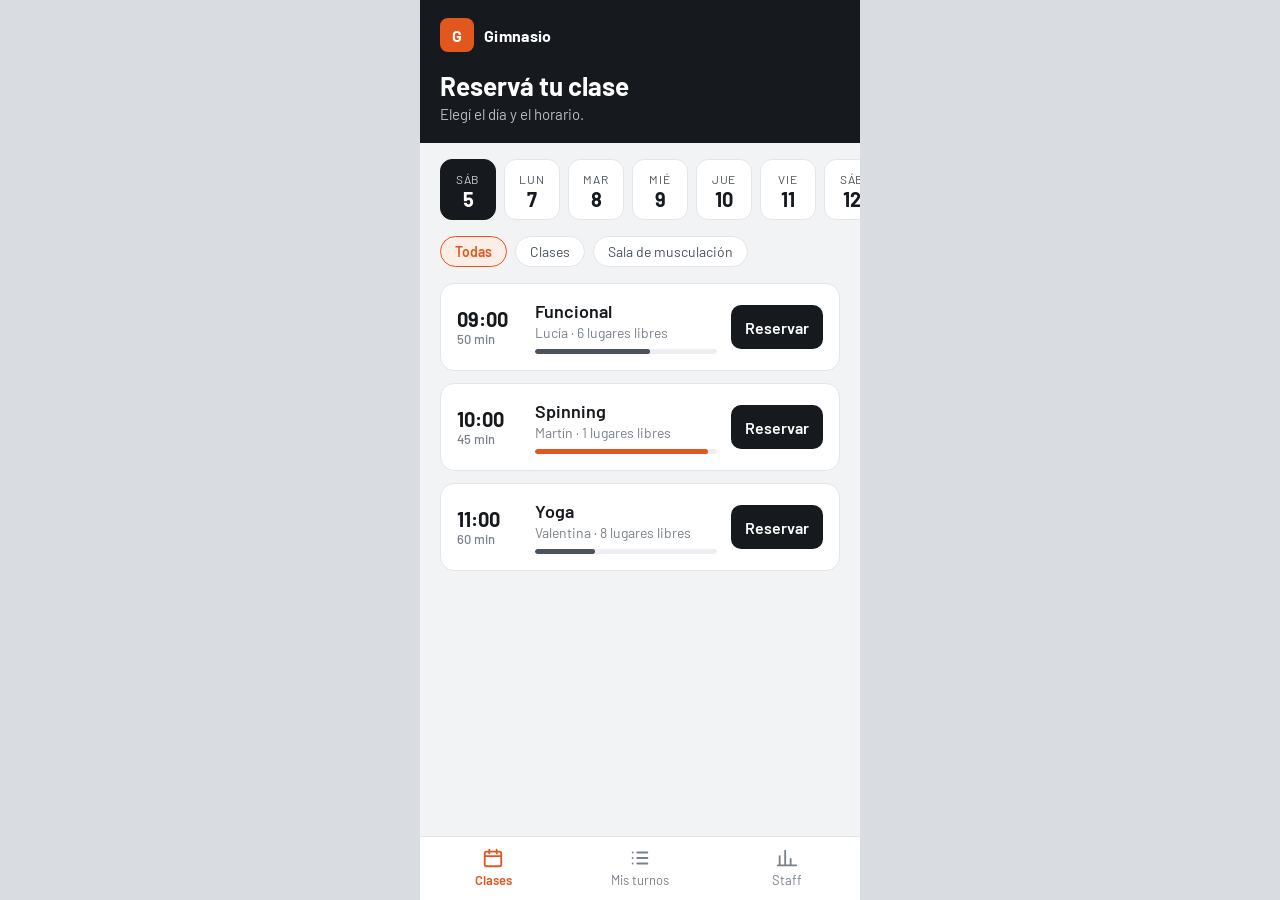
<file: demos/gimnasio/index.html>
<!doctype html>
<html lang="es">
<head>
<meta charset="utf-8">
<meta name="viewport" content="width=device-width, initial-scale=1">
<title>Reservas · Gimnasio</title>
<link href="fonts/fonts.css" rel="stylesheet">
<style>
:root{
  --bg:#F2F3F5; --card:#FFFFFF; --ink:#16191D; --ink2:#4B525B; --ink3:#7A818A; --line:#E3E5E9;
  --dark:#16191D; --accent:#E2571E; --accent-soft:#FCEDE6; --ok:#1E7B4F; --ok-soft:#E3F3EA;
}
*{box-sizing:border-box}
body{margin:0;background:#D9DCE1;font-family:Barlow,system-ui,sans-serif;color:var(--ink);font-size:16px}
button{font:inherit;cursor:pointer}
.app{max-width:440px;margin:0 auto;min-height:100vh;background:var(--bg);display:flex;flex-direction:column;position:relative}
.top{background:var(--dark);color:#fff;padding:18px 20px 20px}
.brand{display:flex;align-items:center;gap:10px;font-weight:700;letter-spacing:.02em}
.logo{width:34px;height:34px;border-radius:8px;background:var(--accent);display:grid;place-items:center;font-weight:700}
.top h1{margin:18px 0 4px;font-size:26px;font-weight:700}
.top p{margin:0;color:#B7BDC6;font-size:15px}
.days{display:flex;gap:8px;padding:16px 20px 4px;overflow-x:auto}
.day{flex:0 0 auto;min-width:56px;padding:8px 0;border-radius:12px;border:1px solid var(--line);background:var(--card);text-align:center;color:var(--ink2)}
.day b{display:block;font-size:20px;color:var(--ink)}
.day small{font-size:12px;text-transform:uppercase;letter-spacing:.06em}
.day.on{background:var(--dark);border-color:var(--dark);color:#C9CED6}
.day.on b{color:#fff}
.filters{display:flex;gap:8px;padding:12px 20px 0;flex-wrap:wrap}
.chip{border:1px solid var(--line);background:var(--card);border-radius:999px;padding:6px 14px;font-size:14px;color:var(--ink2)}
.chip.on{border-color:var(--accent);color:var(--accent);background:var(--accent-soft);font-weight:600}
main{flex:1;padding:16px 20px 100px;display:flex;flex-direction:column;gap:12px}
.cls{background:var(--card);border-radius:14px;padding:16px;display:grid;grid-template-columns:64px 1fr auto;gap:14px;align-items:center;border:1px solid var(--line)}
.time{font-weight:700;font-size:20px;line-height:1}
.time small{display:block;font-weight:500;font-size:13px;color:var(--ink3);margin-top:4px}
.cls h3{margin:0;font-size:18px;font-weight:600}
.meta{font-size:14px;color:var(--ink3);margin-top:2px}
.bar{height:5px;background:#ECEEF1;border-radius:9px;margin-top:8px;overflow:hidden}
.bar i{display:block;height:100%;background:var(--ink2);border-radius:9px}
.bar i.full{background:var(--accent)}
.btn{border:0;border-radius:10px;padding:10px 14px;min-height:44px;font-weight:600;background:var(--dark);color:#fff}
.btn.ghost{background:transparent;color:var(--ink2);border:1px solid var(--line)}
.btn.done{background:var(--ok-soft);color:var(--ok)}
.btn[disabled]{background:#ECEEF1;color:var(--ink3);cursor:not-allowed}
.btn.big{width:100%;padding:14px;font-size:17px;background:var(--accent)}
.tabs{position:sticky;bottom:0;display:grid;grid-template-columns:repeat(3,1fr);background:var(--card);border-top:1px solid var(--line)}
.tab{border:0;background:none;padding:10px 0 12px;display:flex;flex-direction:column;align-items:center;gap:3px;font-size:13px;color:var(--ink3);min-height:56px}
.tab svg{width:22px;height:22px}
.tab.on{color:var(--accent);font-weight:600}
.sheet-bg{position:fixed;inset:0;background:rgba(10,12,15,.45);display:flex;align-items:flex-end;justify-content:center;z-index:10}
.sheet{width:100%;max-width:440px;background:var(--card);border-radius:20px 20px 0 0;padding:22px 20px 26px;display:flex;flex-direction:column;gap:14px}
.sheet h2{margin:0;font-size:22px}
.row{display:flex;justify-content:space-between;padding:10px 0;border-bottom:1px solid var(--line);font-size:15px}
.row span{color:var(--ink3)}
.empty{text-align:center;color:var(--ink3);padding:48px 12px}
.section-t{font-size:13px;letter-spacing:.08em;text-transform:uppercase;color:var(--ink3);font-weight:600;margin:6px 0 0}
.toast{position:fixed;left:50%;bottom:84px;transform:translateX(-50%);background:var(--dark);color:#fff;padding:12px 18px;border-radius:12px;font-size:15px;z-index:20;white-space:nowrap}
.kpis{display:grid;grid-template-columns:repeat(3,1fr);gap:10px}
.kpi{background:var(--card);border:1px solid var(--line);border-radius:12px;padding:12px}
.kpi b{display:block;font-size:24px}
.kpi span{font-size:13px;color:var(--ink3)}
.att{display:flex;flex-wrap:wrap;gap:6px;margin-top:10px}
.att span{font-size:13px;background:#F2F3F5;border-radius:6px;padding:3px 8px;color:var(--ink2)}
.staff-cls{background:var(--card);border:1px solid var(--line);border-radius:14px;padding:16px}
.staff-cls header{display:flex;justify-content:space-between;align-items:baseline;gap:8px}
</style>
</head>
<body>
<div class="app" id="app"></div>
<script>
const BRAND = 'Gimnasio';
const CLASSES = [
  {id:'fun', name:'Funcional', coach:'Lucía', room:'Sala 1', mins:50, cap:16, cat:'Clases'},
  {id:'spi', name:'Spinning', coach:'Martín', room:'Sala bikes', mins:45, cap:20, cat:'Clases'},
  {id:'cro', name:'Cross training', coach:'Diego', room:'Box', mins:60, cap:14, cat:'Clases'},
  {id:'yog', name:'Yoga', coach:'Valentina', room:'Sala 2', mins:60, cap:12, cat:'Clases'},
  {id:'pil', name:'Pilates mat', coach:'Sofía', room:'Sala 2', mins:50, cap:12, cat:'Clases'},
  {id:'mus', name:'Musculación', coach:'Staff de sala', room:'Sala de musculación', mins:60, cap:30, cat:'Sala'}
];
const WEEK = { // weekday (1=lun) -> [time, classId]
  1:[['07:00','fun'],['08:00','mus'],['09:00','pil'],['12:30','fun'],['18:00','cro'],['19:00','spi'],['20:00','mus']],
  2:[['07:00','spi'],['08:00','mus'],['10:00','yog'],['18:00','fun'],['19:00','cro'],['20:00','mus']],
  3:[['07:00','fun'],['08:00','mus'],['09:00','pil'],['12:30','spi'],['18:00','cro'],['19:00','yog'],['20:00','mus']],
  4:[['07:00','spi'],['08:00','mus'],['10:00','yog'],['18:00','fun'],['19:00','spi'],['20:00','mus']],
  5:[['07:00','fun'],['08:00','mus'],['09:00','pil'],['18:00','cro'],['19:00','fun']],
  6:[['09:00','fun'],['10:00','spi'],['11:00','yog']]
};
const NAMES = ['Agustina R.','Bruno P.','Camila F.','Damián L.','Eugenia M.','Facundo S.','Gisela T.','Hernán V.','Ivana C.','Joaquín D.','Karina B.','Leandro G.','Micaela N.','Nicolás A.','Paula O.','Ramiro Q.','Romina H.','Santiago E.','Tamara I.','Ulises K.','Victoria J.','Walter Z.'];
const DAYN = ['dom','lun','mar','mié','jue','vie','sáb'];
const DAYL = ['Domingo','Lunes','Martes','Miércoles','Jueves','Viernes','Sábado'];

function load(){ try { return JSON.parse(localStorage.getItem('gym-res')||'[]'); } catch(e){ return []; } }
function save(){ try { localStorage.setItem('gym-res', JSON.stringify(state.mine)); } catch(e){} }
function seed(str){ let h=0; for(const c of str) h=(h*31+c.charCodeAt(0))>>>0; return h; }
function iso(d){ return d.toISOString().slice(0,10); }

const today = new Date(); today.setHours(12,0,0,0);
const days = [];
for(let i=0;days.length<7;i++){ const d=new Date(today); d.setDate(today.getDate()+i); if(d.getDay()!==0) days.push(d); }

const state = { tab:'clases', day:0, filter:'Todas', mine:load(), sheet:null, toast:'' };

function slots(d){
  return (WEEK[d.getDay()]||[]).map(([t,id])=>{
    const c = CLASSES.find(x=>x.id===id);
    const key = iso(d)+'_'+t+'_'+id;
    const base = seed(key)%(c.cap+1);
    const isPast = iso(d)===iso(today) && t < new Date().toTimeString().slice(0,5);
    const mine = state.mine.includes(key);
    const taken = Math.min(c.cap, Math.max(2, base) + (mine?1:0));
    return {...c, t, key, taken, mine, full: taken>=c.cap && !mine, past:isPast, date:d};
  });
}
function set(p){ Object.assign(state,p); render(); }
function toast(msg){ set({toast:msg}); setTimeout(()=>set({toast:''}),2200); }

function icon(n){
  const p = {
    cal:'<rect x="3" y="5" width="18" height="16" rx="2"/><path d="M3 10h18M8 3v4M16 3v4"/>',
    list:'<path d="M9 6h11M9 12h11M9 18h11M4 6h.01M4 12h.01M4 18h.01"/>',
    chart:'<path d="M4 20V10M10 20V4M16 20v-7M22 20H2"/>'
  }[n];
  return '<svg viewBox="0 0 24 24" fill="none" stroke="currentColor" stroke-width="2" stroke-linecap="round" stroke-linejoin="round">'+p+'</svg>';
}

function clsCard(s){
  const pct = Math.round(s.taken/s.cap*100);
  const left = s.cap - s.taken;
  let btn;
  if(s.mine) btn = '<button class="btn done" data-open="'+s.key+'">Reservado</button>';
  else if(s.past) btn = '<button class="btn" disabled>Finalizó</button>';
  else if(s.full) btn = '<button class="btn" disabled>Completo</button>';
  else btn = '<button class="btn" data-open="'+s.key+'">Reservar</button>';
  return '<article class="cls"><div class="time">'+s.t+'<small>'+s.mins+' min</small></div>'+
    '<div><h3>'+s.name+'</h3><div class="meta">'+s.coach+' · '+(s.full?'Sin lugares':left+' lugares libres')+'</div>'+
    '<div class="bar"><i class="'+(pct>=85?'full':'')+'" style="width:'+pct+'%"></i></div></div>'+btn+'</article>';
}

function viewClases(){
  const d = days[state.day];
  const list = slots(d).filter(s=>state.filter==='Todas'||s.cat===state.filter);
  return '<div class="days">'+days.map((x,i)=>'<button class="day'+(i===state.day?' on':'')+'" data-day="'+i+'"><small>'+DAYN[x.getDay()]+'</small><b>'+x.getDate()+'</b></button>').join('')+'</div>'+
    '<div class="filters">'+['Todas','Clases','Sala'].map(f=>'<button class="chip'+(f===state.filter?' on':'')+'" data-filter="'+f+'">'+(f==='Sala'?'Sala de musculación':f)+'</button>').join('')+'</div>'+
    '<main>'+(list.length?list.map(clsCard).join(''):'<div class="empty">No hay clases para este día.</div>')+'</main>';
}

function viewMine(){
  const all = days.flatMap(slots).filter(s=>s.mine);
  if(!all.length) return '<main><div class="empty"><b style="display:block;color:#16191D;font-size:18px;margin-bottom:6px">Todavía no tenés turnos</b>Reservá una clase desde la pestaña Clases.</div></main>';
  return '<main><p class="section-t">Próximos turnos</p>'+all.map(s=>
    '<article class="cls"><div class="time">'+s.t+'<small>'+DAYN[s.date.getDay()]+' '+s.date.getDate()+'</small></div><div><h3>'+s.name+'</h3><div class="meta">'+s.coach+' · '+s.room+'</div></div><button class="btn ghost" data-cancel="'+s.key+'">Cancelar</button></article>'
  ).join('')+'</main>';
}

function viewStaff(){
  const d = days[state.day];
  const list = slots(d);
  const tot = list.reduce((a,s)=>a+s.taken,0), cap = list.reduce((a,s)=>a+s.cap,0);
  return '<div class="days">'+days.map((x,i)=>'<button class="day'+(i===state.day?' on':'')+'" data-day="'+i+'"><small>'+DAYN[x.getDay()]+'</small><b>'+x.getDate()+'</b></button>').join('')+'</div>'+
  '<main><div class="kpis"><div class="kpi"><b>'+list.length+'</b><span>Clases</span></div><div class="kpi"><b>'+tot+'</b><span>Reservas</span></div><div class="kpi"><b>'+(cap?Math.round(tot/cap*100):0)+'%</b><span>Ocupación</span></div></div>'+
  list.map(s=>{
    const n = seed(s.key);
    const ppl = Array.from({length:Math.min(s.taken,8)},(_,i)=>NAMES[(n+i*7)%NAMES.length]);
    if(s.mine) ppl[0]='Vos';
    return '<div class="staff-cls"><header><div><b style="font-size:17px">'+s.t+' · '+s.name+'</b><div class="meta">'+s.coach+' · '+s.room+'</div></div><b>'+s.taken+'/'+s.cap+'</b></header>'+
      '<div class="bar"><i class="'+(s.taken/s.cap>=.85?'full':'')+'" style="width:'+Math.round(s.taken/s.cap*100)+'%"></i></div>'+
      '<div class="att">'+ppl.map(p=>'<span>'+p+'</span>').join('')+(s.taken>8?'<span>+'+(s.taken-8)+' más</span>':'')+'</div></div>';
  }).join('')+'</main>';
}

function sheet(){
  const s = days.flatMap(slots).find(x=>x.key===state.sheet);
  if(!s) return '';
  return '<div class="sheet-bg" data-close="1"><div class="sheet" role="dialog" aria-label="Confirmar reserva">'+
    '<h2>'+(s.mine?'Tu reserva':'Confirmar reserva')+'</h2>'+
    '<div><div class="row"><span>Clase</span><b>'+s.name+'</b></div><div class="row"><span>Día</span><b>'+DAYL[s.date.getDay()]+' '+s.date.getDate()+'</b></div><div class="row"><span>Horario</span><b>'+s.t+' · '+s.mins+' min</b></div><div class="row"><span>Profe</span><b>'+s.coach+'</b></div><div class="row"><span>Lugar</span><b>'+s.room+'</b></div></div>'+
    (s.mine?'<button class="btn big" style="background:#16191D" data-cancel="'+s.key+'">Cancelar reserva</button>':'<p style="margin:0;font-size:14px;color:#7A818A">Podés cancelar sin cargo hasta 2 horas antes.</p><button class="btn big" data-book="'+s.key+'">Confirmar</button>')+
    '<button class="btn ghost" data-close="1">Volver</button></div></div>';
}

function render(){
  const titles = {clases:['Reservá tu clase','Elegí el día y el horario.'], mine:['Mis turnos','Tus reservas de esta semana.'], staff:['Panel del staff','Ocupación y asistentes por clase.']};
  const [h,p] = titles[state.tab];
  document.getElementById('app').innerHTML =
    '<div class="top"><div class="brand"><div class="logo">G</div>'+BRAND+'</div><h1>'+h+'</h1><p>'+p+'</p></div>'+
    (state.tab==='clases'?viewClases():state.tab==='mine'?viewMine():viewStaff())+
    '<nav class="tabs">'+[['clases','Clases','cal'],['mine','Mis turnos','list'],['staff','Staff','chart']].map(([k,l,i])=>'<button class="tab'+(state.tab===k?' on':'')+'" data-tab="'+k+'">'+icon(i)+l+'</button>').join('')+'</nav>'+
    (state.sheet?sheet():'')+(state.toast?'<div class="toast" role="status">'+state.toast+'</div>':'');
}

document.addEventListener('click', e=>{
  const t = e.target.closest('[data-day],[data-filter],[data-tab],[data-open],[data-book],[data-cancel],[data-close]');
  if(!t) return;
  if(t.dataset.close && e.target!==t && !e.target.closest('button')) return;
  if(t.dataset.day) set({day:+t.dataset.day});
  else if(t.dataset.filter) set({filter:t.dataset.filter});
  else if(t.dataset.tab) set({tab:t.dataset.tab});
  else if(t.dataset.open) set({sheet:t.dataset.open});
  else if(t.dataset.book){ state.mine.push(t.dataset.book); save(); state.sheet=null; toast('Listo, tu lugar está reservado'); }
  else if(t.dataset.cancel){ state.mine=state.mine.filter(k=>k!==t.dataset.cancel); save(); state.sheet=null; toast('Reserva cancelada'); }
  else if(t.dataset.close) set({sheet:null});
});
render();
</script>
</body>
</html>
</file>
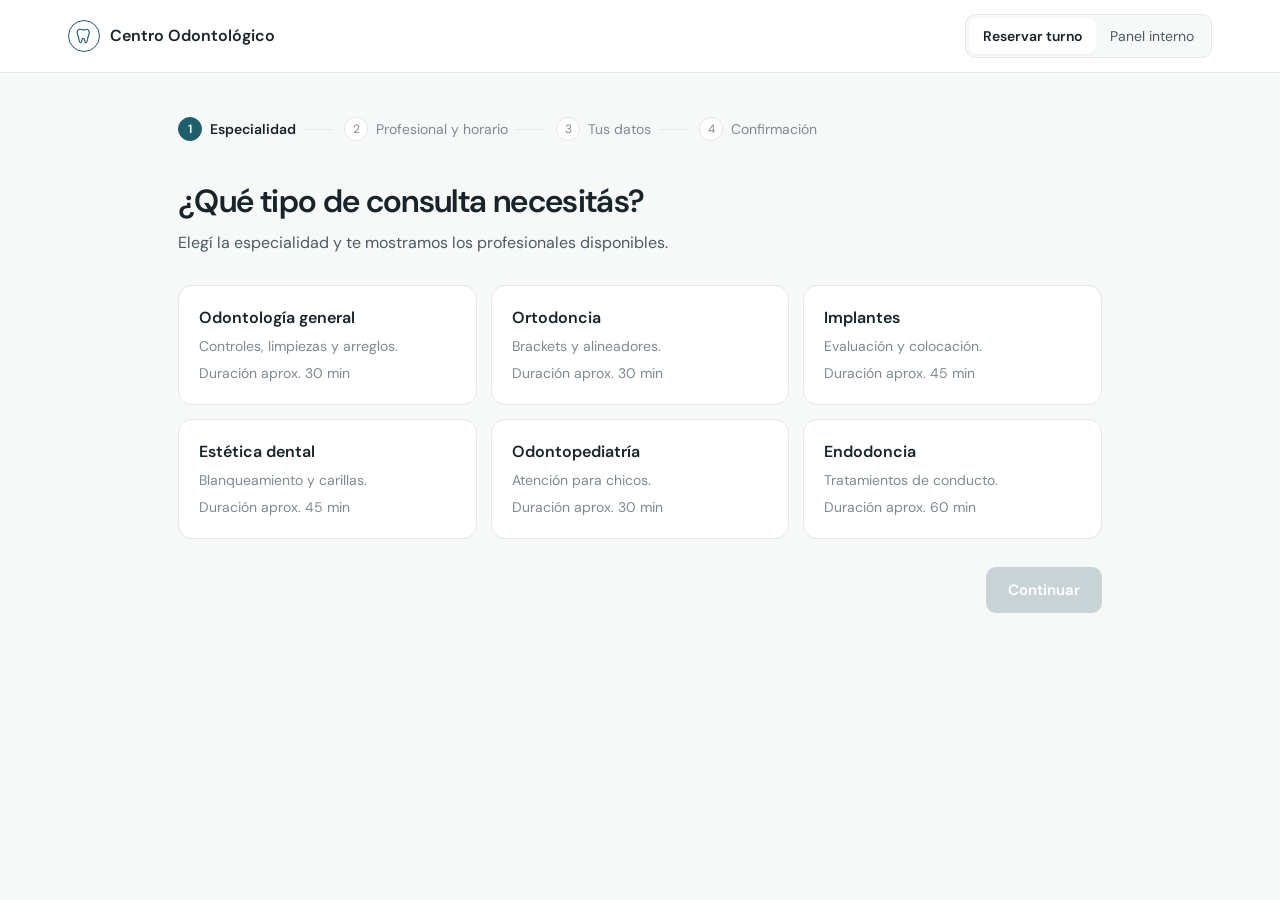
<file: demos/odontologia/index.html>
<!doctype html>
<html lang="es">
<head>
<meta charset="utf-8">
<meta name="viewport" content="width=device-width, initial-scale=1">
<title>Turnos · Centro Odontológico</title>
<link href="fonts/fonts.css" rel="stylesheet">
<style>
:root{
  --bg:#F7F8F8; --card:#FFFFFF; --ink:#18232A; --ink2:#4D5B63; --ink3:#7E8A91; --line:#E4E8EA; --line2:#EEF1F2;
  --pri:#1F5F6B; --pri-d:#164852; --pri-soft:#E8F1F2;
  --amber:#9A6A12; --amber-soft:#FBF3E2; --green:#256B47; --green-soft:#E6F3EB; --blue:#2E5A88; --blue-soft:#E7EEF6;
}
*{box-sizing:border-box}
body{margin:0;background:var(--bg);font-family:'DM Sans',system-ui,sans-serif;color:var(--ink);font-size:15px;line-height:1.5}
button,input,select{font:inherit;color:inherit}
button{cursor:pointer}
.topbar{background:var(--card);border-bottom:1px solid var(--line)}
.topbar .in{max-width:1200px;margin:0 auto;padding:14px 28px;display:flex;align-items:center;justify-content:space-between;gap:16px;flex-wrap:wrap}
.brand{display:flex;align-items:center;gap:10px;font-weight:600;font-size:16px}
.mark{width:32px;height:32px;border-radius:50%;border:1.5px solid var(--pri);display:grid;place-items:center;color:var(--pri)}
.mark svg{width:18px;height:18px}
.switch{display:flex;background:var(--bg);border:1px solid var(--line);border-radius:10px;padding:3px}
.switch button{border:0;background:none;padding:7px 14px;border-radius:7px;color:var(--ink2);font-size:14px;min-height:36px}
.switch button.on{background:var(--card);color:var(--ink);font-weight:600;box-shadow:0 1px 2px rgba(0,0,0,.06)}

/* Paciente */
.wrap{max-width:980px;margin:0 auto;padding:44px 28px 80px}
.steps{display:flex;gap:8px;margin-bottom:36px;flex-wrap:wrap}
.step{display:flex;align-items:center;gap:8px;color:var(--ink3);font-size:14px}
.step i{width:24px;height:24px;border-radius:50%;border:1px solid var(--line);display:grid;place-items:center;font-style:normal;font-size:12px;background:var(--card)}
.step.on{color:var(--ink);font-weight:600}.step.on i{background:var(--pri);border-color:var(--pri);color:#fff}
.step.done i{background:var(--pri-soft);border-color:var(--pri-soft);color:var(--pri)}
.step+.step::before{content:"";width:28px;height:1px;background:var(--line);margin-right:4px}
h1{font-size:32px;font-weight:600;letter-spacing:-.02em;margin:0 0 6px}
.sub{color:var(--ink2);margin:0 0 30px;font-size:16px}
.grid3{display:grid;grid-template-columns:repeat(auto-fill,minmax(260px,1fr));gap:14px}
.opt{text-align:left;background:var(--card);border:1px solid var(--line);border-radius:14px;padding:20px;display:flex;flex-direction:column;gap:6px;transition:border-color .15s}
.opt:hover{border-color:#B9C7CA}
.opt.on{border-color:var(--pri);box-shadow:0 0 0 3px var(--pri-soft)}
.opt b{font-size:16px;font-weight:600}
.opt span{color:var(--ink3);font-size:14px}
.cols{display:grid;grid-template-columns:300px 1fr;gap:20px;align-items:start}
@media (max-width:820px){.cols{grid-template-columns:1fr}}
.panel{background:var(--card);border:1px solid var(--line);border-radius:14px;padding:20px}
.pro{display:flex;gap:12px;align-items:center;padding:12px;border-radius:10px;border:1px solid transparent;width:100%;background:none;text-align:left}
.pro.on{border-color:var(--pri);background:var(--pri-soft)}
.av{width:40px;height:40px;border-radius:50%;background:var(--pri-soft);color:var(--pri);display:grid;place-items:center;font-weight:600;font-size:14px;flex:0 0 auto}
.pro small{display:block;color:var(--ink3);font-size:13px}
.dates{display:grid;grid-template-columns:repeat(6,minmax(0,1fr));gap:8px;margin-bottom:20px}
.date{background:none;border:1px solid var(--line);border-radius:10px;padding:10px 0;display:flex;flex-direction:column;align-items:center;min-height:44px}
.date small{font-size:12px;color:var(--ink3);text-transform:capitalize}
.date b{font-size:18px;font-weight:600}
.date.on{background:var(--pri);border-color:var(--pri);color:#fff}.date.on small{color:#CFE2E5}
.times-t{font-size:13px;color:var(--ink3);margin:6px 0 10px;text-transform:uppercase;letter-spacing:.06em}
.times{display:grid;grid-template-columns:repeat(auto-fill,minmax(84px,1fr));gap:8px}
.time{background:none;border:1px solid var(--line);border-radius:8px;padding:9px 0;min-height:42px}
.time.on{background:var(--pri);border-color:var(--pri);color:#fff;font-weight:600}
.time[disabled]{color:#B5BEC3;background:var(--bg);text-decoration:line-through;cursor:not-allowed}
.form{display:grid;grid-template-columns:1fr 1fr;gap:16px}
@media (max-width:640px){.form{grid-template-columns:1fr}}
.field{display:flex;flex-direction:column;gap:6px}
.field label{font-size:13px;color:var(--ink2);font-weight:500}
.field input,.field select{border:1px solid var(--line);border-radius:10px;padding:11px 12px;background:var(--card);min-height:44px}
.field input:focus,.field select:focus{outline:2px solid var(--pri);outline-offset:-1px;border-color:var(--pri)}
.summary{background:var(--card);border:1px solid var(--line);border-radius:14px;padding:20px;display:flex;flex-direction:column;gap:12px}
.srow{display:flex;justify-content:space-between;gap:12px;font-size:14px}.srow span{color:var(--ink3)}
.actions{display:flex;justify-content:space-between;gap:12px;margin-top:28px;flex-wrap:wrap}
.btn{border:0;border-radius:10px;padding:0 22px;min-height:46px;font-weight:600;background:var(--pri);color:#fff}
.btn:hover{background:var(--pri-d)}
.btn[disabled]{background:#C9D3D5;cursor:not-allowed}
.btn.ghost{background:none;color:var(--ink2);border:1px solid var(--line)}
.ok{max-width:520px;margin:30px auto 0;text-align:center;display:flex;flex-direction:column;align-items:center;gap:10px}
.ok .check{width:56px;height:56px;border-radius:50%;background:var(--green-soft);color:var(--green);display:grid;place-items:center}

/* Panel interno */
.admin{display:grid;grid-template-columns:220px 1fr;min-height:calc(100vh - 61px)}
@media (max-width:900px){.admin{grid-template-columns:1fr}}
.side{background:var(--card);border-right:1px solid var(--line);padding:20px 14px;display:flex;flex-direction:column;gap:4px}
.side button{border:0;background:none;text-align:left;padding:10px 12px;border-radius:8px;color:var(--ink2);display:flex;gap:10px;align-items:center;min-height:42px}
.side button svg{width:18px;height:18px}
.side button.on{background:var(--pri-soft);color:var(--pri);font-weight:600}
.content{padding:26px 28px;min-width:0}
.head{display:flex;justify-content:space-between;align-items:flex-end;gap:16px;flex-wrap:wrap;margin-bottom:20px}
.head h2{margin:0;font-size:24px;font-weight:600;letter-spacing:-.01em}
.head p{margin:2px 0 0;color:var(--ink3)}
.kpis{display:grid;grid-template-columns:repeat(4,minmax(0,1fr));gap:12px;margin-bottom:18px}
@media (max-width:700px){.kpis{grid-template-columns:repeat(2,minmax(0,1fr))}}
.kpi{background:var(--card);border:1px solid var(--line);border-radius:12px;padding:14px 16px}
.kpi b{display:block;font-size:24px;font-weight:600}.kpi span{color:var(--ink3);font-size:13px}
.cal-box{background:var(--card);border:1px solid var(--line);border-radius:14px;overflow-x:auto}
.cal{display:grid;min-width:620px}
.cal .hd{padding:12px 14px;border-bottom:1px solid var(--line);display:flex;gap:10px;align-items:center;font-weight:600;font-size:14px}
.cal .hd small{display:block;font-weight:400;color:var(--ink3);font-size:12px}
.cal .hr{font-size:12px;color:var(--ink3);padding:4px 10px;border-right:1px solid var(--line);text-align:right}
.cal .cell{border-left:1px solid var(--line2);border-top:1px solid var(--line2);position:relative;height:52px}
.appt{position:absolute;left:6px;right:6px;top:4px;border-radius:8px;padding:6px 10px;font-size:13px;line-height:1.3;border:0;text-align:left;overflow:hidden}
.appt b{font-weight:600;display:block}
.appt.c{background:var(--blue-soft);color:var(--blue)}
.appt.s{background:var(--green-soft);color:var(--green)}
.appt.p{background:var(--amber-soft);color:var(--amber)}
.appt.sel{outline:2px solid var(--ink)}
.legend{display:flex;gap:16px;font-size:13px;color:var(--ink2);flex-wrap:wrap}
.legend span::before{content:"";display:inline-block;width:10px;height:10px;border-radius:3px;margin-right:6px;vertical-align:-1px;background:currentColor}
.agenda-wrap{display:grid;grid-template-columns:1fr 280px;gap:18px;align-items:start}
@media (max-width:1100px){.agenda-wrap{grid-template-columns:1fr}}
.detail h3{margin:0 0 2px;font-size:18px}
.badge{display:inline-block;font-size:12px;font-weight:600;padding:3px 10px;border-radius:999px}
table{width:100%;border-collapse:collapse;font-size:14px}
th{text-align:left;font-weight:500;color:var(--ink3);font-size:13px;padding:12px 16px;border-bottom:1px solid var(--line)}
td{padding:13px 16px;border-bottom:1px solid var(--line2)}
.search{border:1px solid var(--line);border-radius:10px;padding:10px 12px;min-width:260px;background:var(--card);min-height:44px}
</style>
</head>
<body>
<div id="app"></div>
<script>
const SPECS = [
  {id:'gen', n:'Odontología general', d:'Controles, limpiezas y arreglos.', min:30},
  {id:'ort', n:'Ortodoncia', d:'Brackets y alineadores.', min:30},
  {id:'imp', n:'Implantes', d:'Evaluación y colocación.', min:45},
  {id:'est', n:'Estética dental', d:'Blanqueamiento y carillas.', min:45},
  {id:'ped', n:'Odontopediatría', d:'Atención para chicos.', min:30},
  {id:'end', n:'Endodoncia', d:'Tratamientos de conducto.', min:60}
];
const PROS = [
  {id:'p1', n:'Dra. Laura Benítez', s:['gen','est'], ini:'LB'},
  {id:'p2', n:'Dr. Andrés Quiroga', s:['ort'], ini:'AQ'},
  {id:'p3', n:'Dra. Carolina Ferraro', s:['imp','end','gen'], ini:'CF'},
  {id:'p4', n:'Dr. Pablo Medina', s:['ped','gen'], ini:'PM'}
];
const HOURS = ['09:00','09:30','10:00','10:30','11:00','11:30','12:00','12:30','14:00','14:30','15:00','15:30','16:00','16:30','17:00','17:30'];
const PACS = ['Mariana López','Jorge Domínguez','Florencia Ríos','Gustavo Peralta','Lucía Fernández','Esteban Ruiz','Natalia Sosa','Carlos Méndez','Belén Acosta','Federico Ibarra','Silvina Paz','Tomás Herrera','Andrea Gómez','Marcos Vidal','Julieta Romero','Ricardo Funes','Cecilia Navarro','Martín Ledesma','Valeria Castro','Diego Molina','Paula Giménez','Sergio Rojas','Lorena Benítez','Hugo Cabrera','Daniela Ortiz','Ignacio Suárez','Verónica Luna','Alejandro Torres','Gabriela Ponce','Matías Correa'];
const OS = ['OSDE','Swiss Medical','Galeno','Medifé','Particular'];
const DOW = ['dom','lun','mar','mié','jue','vie','sáb'];
const MON = ['ene','feb','mar','abr','may','jun','jul','ago','sep','oct','nov','dic'];
function seed(s){let h=0;for(const c of s)h=(h*31+c.charCodeAt(0))>>>0;return h}
const base=new Date();base.setHours(12,0,0,0);
const DATES=[];for(let i=1;DATES.length<6;i++){const d=new Date(base);d.setDate(base.getDate()+i);if(d.getDay()!==0)DATES.push(d)}

const S={view:'pac', step:1, spec:null, pro:null, date:0, time:null, form:{nombre:'',dni:'',email:'',tel:'',os:''}, side:'agenda', sel:null, q:''};
function set(p){Object.assign(S,p);render()}
const svg=(p,w)=>'<svg viewBox="0 0 24 24" fill="none" stroke="currentColor" stroke-width="'+(w||1.8)+'" stroke-linecap="round" stroke-linejoin="round">'+p+'</svg>';
const ICON={
  tooth:'<path d="M7 3c-2.5 0-4 2-4 4.5 0 3 1.5 4.5 2 7.5.5 3 1 6 2.5 6s1.5-4 2.5-5.5c.5-.7 1.5-.7 2 0C13 17 13 21 14.5 21s2-3 2.5-6c.5-3 2-4.5 2-7.5C19 5 17.5 3 15 3c-1.5 0-2 1-3 1S8.5 3 7 3z"/>',
  cal:'<rect x="3" y="5" width="18" height="16" rx="2"/><path d="M3 10h18M8 3v4M16 3v4"/>',
  users:'<circle cx="9" cy="8" r="3.5"/><path d="M2.5 20c.8-3.5 3.4-5.5 6.5-5.5s5.7 2 6.5 5.5M16 4.5a3.5 3.5 0 0 1 0 7M18 14.5c1.8.6 3 2.4 3.5 5.5"/>',
  doc:'<circle cx="12" cy="7" r="4"/><path d="M4 21c1-4 4-6 8-6s7 2 8 6"/>',
  check:'<path d="M5 12.5l4.5 4.5L19 7.5"/>'
};
function taken(pro,date,h){return seed(pro+date+h)%3===0}

/* ---------- Paciente ---------- */
function stepper(){
  const L=['Especialidad','Profesional y horario','Tus datos','Confirmación'];
  return '<div class="steps">'+L.map((l,i)=>{const n=i+1;return '<div class="step'+(S.step===n?' on':S.step>n?' done':'')+'"><i>'+(S.step>n?svg(ICON.check,2.5).replace('<svg','<svg width="12" height="12"'):n)+'</i>'+l+'</div>'}).join('')+'</div>';
}
function pac(){
  let h='<div class="wrap">'+stepper();
  if(S.step===1){
    h+='<h1>¿Qué tipo de consulta necesitás?</h1><p class="sub">Elegí la especialidad y te mostramos los profesionales disponibles.</p><div class="grid3">'+
      SPECS.map(s=>'<button class="opt'+(S.spec===s.id?' on':'')+'" data-spec="'+s.id+'"><b>'+s.n+'</b><span>'+s.d+'</span><span>Duración aprox. '+s.min+' min</span></button>').join('')+'</div>'+
      '<div class="actions"><span></span><button class="btn" data-next="2"'+(S.spec?'':' disabled')+'>Continuar</button></div>';
  } else if(S.step===2){
    const pros=PROS.filter(p=>p.s.includes(S.spec));
    const pro=S.pro||pros[0].id; if(!S.pro) S.pro=pro;
    const d=DATES[S.date], key=d.toISOString().slice(0,10);
    h+='<h1>Elegí profesional y horario</h1><p class="sub">'+SPECS.find(s=>s.id===S.spec).n+' · turnos de las próximas dos semanas.</p>'+
    '<div class="cols"><div class="panel" style="display:flex;flex-direction:column;gap:4px">'+
      pros.map(p=>'<button class="pro'+(p.id===pro?' on':'')+'" data-pro="'+p.id+'"><span class="av">'+p.ini+'</span><span><b style="font-weight:600">'+p.n+'</b><small>'+p.s.map(x=>SPECS.find(s=>s.id===x).n).join(' · ')+'</small></span></button>').join('')+
    '</div><div class="panel"><div class="dates">'+DATES.map((x,i)=>'<button class="date'+(i===S.date?' on':'')+'" data-date="'+i+'"><small>'+DOW[x.getDay()]+'</small><b>'+x.getDate()+'</b><small>'+MON[x.getMonth()]+'</small></button>').join('')+'</div>'+
      '<div class="times-t">Mañana</div><div class="times">'+HOURS.slice(0,8).map(t=>tbtn(pro,key,t)).join('')+'</div>'+
      '<div class="times-t" style="margin-top:18px">Tarde</div><div class="times">'+HOURS.slice(8).map(t=>tbtn(pro,key,t)).join('')+'</div></div></div>'+
    '<div class="actions"><button class="btn ghost" data-next="1">Volver</button><button class="btn" data-next="3"'+(S.time?'':' disabled')+'>Continuar</button></div>';
  } else if(S.step===3){
    const f=S.form;
    h+='<h1>Completá tus datos</h1><p class="sub">Los usamos solo para confirmar y recordarte el turno.</p>'+
    '<div class="cols" style="grid-template-columns:1fr 300px"><div class="panel"><div class="form">'+
      fld('nombre','Nombre y apellido','text',f.nombre)+fld('dni','DNI','text',f.dni)+fld('email','Email','email',f.email)+fld('tel','Teléfono','tel',f.tel)+
      '<div class="field" style="grid-column:1/-1"><label for="f-os">Cobertura</label><select id="f-os" data-f="os"><option value="">Seleccioná una opción</option>'+OS.map(o=>'<option'+(f.os===o?' selected':'')+'>'+o+'</option>').join('')+'</select></div>'+
    '</div></div>'+resumen()+'</div>'+
    '<div class="actions"><button class="btn ghost" data-next="2">Volver</button><button class="btn" data-next="4"'+(f.nombre&&f.email?'':' disabled')+'>Confirmar turno</button></div>';
  } else {
    h+='<div class="ok"><div class="check">'+svg(ICON.check,2.4).replace('<svg','<svg width="28" height="28"')+'</div><h1>Turno confirmado</h1><p class="sub" style="margin:0">Te enviamos los detalles a '+(S.form.email||'tu email')+'. Te vamos a recordar el turno un día antes.</p></div>'+
      '<div style="max-width:420px;margin:28px auto 0">'+resumen()+'</div><div style="text-align:center;margin-top:24px"><button class="btn ghost" data-reset="1">Sacar otro turno</button></div>';
  }
  return h+'</div>';
}
function tbtn(pro,key,t){const tk=taken(pro,key,t);return '<button class="time'+(S.time===t?' on':'')+'" data-time="'+t+'"'+(tk?' disabled aria-label="'+t+' no disponible"':'')+'>'+t+'</button>'}
function fld(k,l,type,v){return '<div class="field"><label for="f-'+k+'">'+l+'</label><input id="f-'+k+'" type="'+type+'" data-f="'+k+'" value="'+v.replace(/"/g,'&quot;')+'"></div>'}
function resumen(){
  const d=DATES[S.date],p=PROS.find(x=>x.id===S.pro),s=SPECS.find(x=>x.id===S.spec);
  return '<div class="summary"><b>Resumen del turno</b>'+
    '<div class="srow"><span>Especialidad</span>'+s.n+'</div><div class="srow"><span>Profesional</span>'+p.n+'</div>'+
    '<div class="srow"><span>Fecha</span>'+DOW[d.getDay()]+' '+d.getDate()+' de '+MON[d.getMonth()]+'</div><div class="srow"><span>Hora</span>'+S.time+' hs</div>'+
    '<div class="srow"><span>Dirección</span>[Dirección del centro]</div></div>';
}

/* ---------- Panel interno ---------- */
const STAT={c:['Confirmado','c'],s:['En sala','s'],p:['Pendiente','p']};
function dayAppts(){
  const key=base.toISOString().slice(0,10), out=[]; let k=0;
  PROS.forEach((p,pi)=>HOURS.forEach((h,hi)=>{
    const r=seed(p.id+key+h);
    if(r%5<2){
      const spec=SPECS.find(s=>s.id===p.s[r%p.s.length]);
      const st=hi<3?(r%2?'s':'c'):(r%7===0?'p':'c');
      out.push({id:p.id+h,pro:p,h,hi,pac:PACS[(k++*7+3)%PACS.length],spec,st,os:OS[(r>>>5)%OS.length]});
    }
  }));
  return out;
}
function admin(){
  const nav=[['agenda','Agenda',ICON.cal],['pacientes','Pacientes',ICON.users],['profesionales','Profesionales',ICON.doc]];
  return '<div class="admin"><aside class="side">'+nav.map(([k,l,i])=>'<button class="'+(S.side===k?'on':'')+'" data-side="'+k+'">'+svg(i)+l+'</button>').join('')+'</aside><main class="content">'+
    (S.side==='agenda'?agenda():S.side==='pacientes'?pacientes():profesionales())+'</main></div>';
}
function agenda(){
  const A=dayAppts(), sel=A.find(a=>a.id===S.sel)||A[0];
  const fecha=DOW[base.getDay()]+' '+base.getDate()+' de '+MON[base.getMonth()];
  let g='<div class="cal" style="grid-template-columns:64px repeat('+PROS.length+',minmax(0,1fr))"><div class="hd" style="border-right:1px solid var(--line)"></div>'+
    PROS.map(p=>'<div class="hd"><span class="av" style="width:32px;height:32px;font-size:12px">'+p.ini+'</span><span>'+p.n+'<small>'+A.filter(a=>a.pro.id===p.id).length+' turnos</small></span></div>').join('');
  HOURS.forEach(h=>{
    g+='<div class="hr">'+h+'</div>'+PROS.map(p=>{
      const a=A.find(x=>x.pro.id===p.id&&x.h===h);
      return '<div class="cell">'+(a?'<button class="appt '+a.st+(sel&&a.id===sel.id?' sel':'')+'" data-sel="'+a.id+'"><b>'+a.pac+'</b>'+a.spec.n+'</button>':'')+'</div>';
    }).join('');
  });
  g+='</div>';
  const n=A.length, en=A.filter(a=>a.st==='s').length, pe=A.filter(a=>a.st==='p').length;
  return '<div class="head"><div><h2>Agenda del día</h2><p>'+fecha+'</p></div><div class="legend"><span style="color:#2E5A88">Confirmado</span><span style="color:#256B47">En sala</span><span style="color:#9A6A12">Pendiente</span></div></div>'+
  '<div class="kpis"><div class="kpi"><b>'+n+'</b><span>Turnos hoy</span></div><div class="kpi"><b>'+en+'</b><span>En sala de espera</span></div><div class="kpi"><b>'+pe+'</b><span>Sin confirmar</span></div><div class="kpi"><b>'+(PROS.length*HOURS.length-n)+'</b><span>Horarios libres</span></div></div>'+
  '<div class="agenda-wrap"><div class="cal-box">'+g+'</div>'+
  (sel?'<div class="panel detail"><div style="display:flex;gap:12px;align-items:center;margin-bottom:14px"><span class="av">'+sel.pac.split(' ').map(x=>x[0]).join('')+'</span><div><h3>'+sel.pac+'</h3><span class="badge" style="background:var(--'+({c:'blue',s:'green',p:'amber'})[sel.st]+'-soft);color:var(--'+({c:'blue',s:'green',p:'amber'})[sel.st]+')">'+STAT[sel.st][0]+'</span></div></div>'+
    '<div style="display:flex;flex-direction:column;gap:10px"><div class="srow"><span>Hora</span>'+sel.h+' hs</div><div class="srow"><span>Profesional</span>'+sel.pro.n+'</div><div class="srow"><span>Motivo</span>'+sel.spec.n+'</div><div class="srow"><span>Cobertura</span>'+sel.os+'</div></div>'+
    '<div style="display:flex;flex-direction:column;gap:8px;margin-top:18px"><button class="btn">Marcar llegada</button><button class="btn ghost">Reprogramar</button></div></div>':'')+
  '</div>';
}
function pacientes(){
  const rows=PACS.map((p,i)=>({p,dni:(20+seed(p)%25)+'.'+String(seed(p+'a')%1000).padStart(3,'0')+'.'+String(seed(p+'b')%1000).padStart(3,'0'),os:OS[seed(p)%OS.length],pro:PROS[seed(p+'x')%PROS.length].n,ult:(1+seed(p+'d')%27)+' '+MON[(base.getMonth()+11-(seed(p)%4))%12]})).filter(r=>r.p.toLowerCase().includes(S.q.toLowerCase()));
  return '<div class="head"><div><h2>Pacientes</h2><p>'+PACS.length+' pacientes registrados</p></div><label style="display:flex;flex-direction:column;gap:4px;font-size:13px;color:var(--ink3)">Buscar<input class="search" data-q="1" placeholder="Nombre del paciente" value="'+S.q+'"></label></div>'+
  '<div class="cal-box"><table><thead><tr><th>Paciente</th><th>DNI</th><th>Cobertura</th><th>Profesional</th><th>Última visita</th></tr></thead><tbody>'+
  rows.map(r=>'<tr><td style="display:flex;gap:10px;align-items:center"><span class="av" style="width:32px;height:32px;font-size:12px">'+r.p.split(' ').map(x=>x[0]).join('')+'</span>'+r.p+'</td><td>'+r.dni+'</td><td>'+r.os+'</td><td>'+r.pro+'</td><td>'+r.ult+'</td></tr>').join('')+'</tbody></table></div>';
}
function profesionales(){
  const A=dayAppts();
  return '<div class="head"><div><h2>Profesionales</h2><p>Disponibilidad y carga de hoy</p></div></div><div class="grid3">'+
  PROS.map(p=>{const n=A.filter(a=>a.pro.id===p.id).length;const pct=Math.round(n/HOURS.length*100);return '<div class="panel"><div style="display:flex;gap:12px;align-items:center"><span class="av">'+p.ini+'</span><div><b style="font-weight:600">'+p.n+'</b><div style="color:var(--ink3);font-size:13px">'+p.s.map(x=>SPECS.find(s=>s.id===x).n).join(' · ')+'</div></div></div>'+
    '<div style="margin-top:16px;display:flex;justify-content:space-between;font-size:13px;color:var(--ink2)"><span>Ocupación de hoy</span><b>'+pct+'%</b></div><div style="height:6px;background:var(--line2);border-radius:9px;margin-top:6px"><div style="height:6px;width:'+pct+'%;background:var(--pri);border-radius:9px"></div></div>'+
    '<div style="margin-top:12px;font-size:13px;color:var(--ink3)">'+n+' turnos · '+(HOURS.length-n)+' horarios libres</div></div>'}).join('')+'</div>';
}

function render(){
  document.getElementById('app').innerHTML='<div class="topbar"><div class="in"><div class="brand"><span class="mark">'+svg(ICON.tooth,1.6)+'</span>Centro Odontológico</div>'+
    '<div class="switch" role="tablist"><button class="'+(S.view==='pac'?'on':'')+'" data-view="pac">Reservar turno</button><button class="'+(S.view==='adm'?'on':'')+'" data-view="adm">Panel interno</button></div></div></div>'+
    (S.view==='pac'?pac():admin());
}
document.addEventListener('click',e=>{
  const t=e.target.closest('button');if(!t||t.disabled)return;const d=t.dataset;
  if(d.view)set({view:d.view});
  else if(d.spec)set({spec:d.spec,pro:null,time:null});
  else if(d.pro)set({pro:d.pro,time:null});
  else if(d.date)set({date:+d.date,time:null});
  else if(d.time)set({time:d.time});
  else if(d.next)set({step:+d.next});
  else if(d.reset)set({step:1,spec:null,pro:null,time:null,date:0,form:{nombre:'',dni:'',email:'',tel:'',os:''}});
  else if(d.side)set({side:d.side});
  else if(d.sel)set({sel:d.sel});
});
document.addEventListener('input',e=>{
  const t=e.target;
  if(t.dataset.f){S.form[t.dataset.f]=t.value;const b=document.querySelector('[data-next="4"]');if(b)b.disabled=!(S.form.nombre&&S.form.email)}
  if(t.dataset.q){S.q=t.value;render();const i=document.querySelector('[data-q]');i.focus();i.setSelectionRange(i.value.length,i.value.length)}
});
document.addEventListener('change',e=>{if(e.target.dataset.f)S.form[e.target.dataset.f]=e.target.value});
render();
</script>
</body>
</html>
</file>
<file: assets/css/styles.css>
/* Portfolio de Matías Mingori
   Azul marino en las bandas oscuras (inicio, VetAr, cómo trabajo, contacto) y gris azulado claro para leer. */

:root {
  color-scheme: light;
  --night: #0b1a2e;
  --night-2: #10233c;
  --night-3: #17304f;
  --night-line: rgba(255, 255, 255, .08);
  --on-night: #f2f5f9;
  --on-night-2: #b7c3d3;
  --on-night-3: #8a99ad;

  --accent: #a9c7ea;      /* azul claro para detalles sobre fondo oscuro */
  --accent-2: #5b8fd0;    /* azul medio */
  --blue: #1f4f8f;        /* azul para fondo claro */

  --bg: #f4f6f9;
  --surface: #ffffff;
  --ink: #0f1b2d;
  --ink-2: #46546a;
  --ink-3: #6a778b;
  --line: #dfe4ec;

  --sans: 'Plus Jakarta Sans', 'Segoe UI', system-ui, -apple-system, sans-serif;
  --serif: var(--sans);
  --wrap: 1180px;
  --radius: 18px;
  --ease: cubic-bezier(.2, .8, .2, 1);
  --spring: cubic-bezier(.34, 1.3, .64, 1);
}

*, *::before, *::after { box-sizing: border-box; }
html { scroll-behavior: smooth; -webkit-text-size-adjust: 100%; }
body {
  margin: 0;
  background: var(--bg);
  color: var(--ink);
  font-family: var(--sans);
  font-size: 16px;
  line-height: 1.65;
  -webkit-font-smoothing: antialiased;
  overflow-x: hidden;
}
img, video { display: block; max-width: 100%; }
img { height: auto; }
a { color: inherit; }
h1, h2, h3 { margin: 0; text-wrap: balance; }
p { margin: 0; }
ol, ul { margin: 0; padding: 0; list-style: none; }
:focus-visible { outline: 2px solid var(--accent); outline-offset: 3px; border-radius: 6px; }
::selection { background: var(--accent); color: var(--night); }

.container { max-width: var(--wrap); margin: 0 auto; padding-inline: 24px; }
@media (max-width: 480px) { .container { padding-inline: 16px; } }
.muted { color: var(--ink-3); }
.small { font-size: 14px; }

/* ---------- Botones ---------- */
.btn {
  --bg-btn: var(--on-night);
  display: inline-flex; align-items: center; justify-content: center; gap: 10px;
  min-height: 50px; padding: 0 24px;
  border-radius: 999px; border: 1px solid transparent;
  font: 600 15px/1 var(--sans); text-decoration: none; cursor: pointer;
  transition: transform .35s var(--spring), box-shadow .35s var(--ease), background .25s, color .25s, border-color .25s;
  white-space: nowrap;
}
.btn span { transition: transform .35s var(--spring); }
.btn:hover span { transform: translateX(4px); }
.btn:active { transform: scale(.97); }
.btn-primary { color: var(--night); background: var(--accent); box-shadow: 0 10px 26px -14px rgba(0, 0, 0, .6); }
.btn-primary:hover { transform: translateY(-2px); background: #c3d8f1; }
.light .btn-primary, .work .btn-primary { color: #fff; background: var(--blue); }
.btn-ghost { color: var(--on-night); border-color: rgba(255,255,255,.22); background: rgba(255,255,255,.04); backdrop-filter: blur(6px); }
.btn-ghost:hover { border-color: var(--on-night); background: rgba(255,255,255,.1); }
.btn-dark { color: #fff; background: var(--blue); }
.btn-dark:hover { transform: translateY(-2px); box-shadow: 0 14px 30px -14px rgba(11, 26, 46, .8); }
.btn-small { min-height: 40px; padding: 0 18px; font-size: 14px; color: var(--night); background: var(--on-night); }
.btn-small:hover { background: var(--accent); }

@keyframes shimmer { to { background-position: -200% 0; } }

/* ---------- Barra de progreso y navegación ---------- */
.progress {
  position: fixed; inset: 0 0 auto 0; height: 2px; z-index: 60;
  background: rgba(169, 199, 234, .75);
  transform-origin: 0 50%; transform: scaleX(var(--p, 0));
}
.nav {
  position: fixed; top: 0; left: 0; right: 0; z-index: 50;
  display: flex; align-items: center; justify-content: space-between; gap: 24px;
  padding: 18px max(24px, calc((100vw - var(--wrap)) / 2 + 24px));
  color: var(--on-night);
  transition: padding .4s var(--ease), background .4s, box-shadow .4s, transform .5s var(--ease);
}
.nav.is-scrolled {
  padding-top: 10px; padding-bottom: 10px;
  background: rgba(11, 26, 46, .82);
  backdrop-filter: blur(14px) saturate(1.4);
  -webkit-backdrop-filter: blur(14px) saturate(1.4);
  box-shadow: 0 1px 0 var(--night-line);
}
.nav.is-hidden { transform: translateY(-100%); }
.brand { display: inline-flex; align-items: center; gap: 12px; text-decoration: none; font-weight: 700; }
.brand-mark {
  display: grid; place-items: center; width: 38px; height: 38px; border-radius: 12px;
  font: 700 14px/1 var(--sans); letter-spacing: .02em; color: var(--night);
  background: var(--accent);
  transition: transform .5s var(--spring);
}
.nav-links { display: flex; gap: 6px; }
.nav-links a {
  position: relative; padding: 8px 14px; border-radius: 999px;
  font-size: 14px; font-weight: 500; text-decoration: none; color: var(--on-night-2);
  transition: color .25s, background .25s;
}
.nav-links a:hover, .nav-links a.is-active { color: var(--on-night); background: rgba(255,255,255,.08); }
@media (max-width: 900px) { .nav-links { display: none; } .brand-name { display: none; } }

/* ---------- HERO ---------- */
.hero {
  position: relative; isolation: isolate; overflow: hidden;
  min-height: 100svh;
  display: flex; align-items: center;
  padding: 120px 0 90px;
  background: radial-gradient(90% 80% at 85% 10%, #16345a 0%, var(--night) 60%); color: var(--on-night);
}
.hero-bg { position: absolute; inset: 0; z-index: -1; pointer-events: none; }
.grid-lines {
  position: absolute; inset: 0;
  background-image: linear-gradient(var(--night-line) 1px, transparent 1px), linear-gradient(90deg, var(--night-line) 1px, transparent 1px);
  background-size: 56px 56px;
  mask-image: radial-gradient(ellipse 80% 70% at 70% 30%, #000 10%, transparent 75%);
  -webkit-mask-image: radial-gradient(ellipse 80% 70% at 70% 30%, #000 10%, transparent 75%);
}

.hero-inner {
  width: 100%; max-width: var(--wrap); margin: 0 auto; padding-inline: 24px;
  display: grid; grid-template-columns: minmax(0, 1.3fr) minmax(0, .8fr); gap: 64px; align-items: center;
}
.eyebrow {
  display: inline-flex; align-items: center; gap: 10px;
  padding: 7px 14px; border-radius: 999px;
  border: 1px solid var(--night-line); background: rgba(255,255,255,.04);
  font-size: 13px; font-weight: 600; letter-spacing: .03em; color: var(--on-night-2);
}
.hero-title {
  margin-top: 24px;
  font: 700 clamp(34px, 4.4vw, 56px)/1.12 var(--sans);
  letter-spacing: -.02em;
  letter-spacing: -.01em;
}
.hero-sub { margin-top: 26px; max-width: 600px; font-size: 18px; color: var(--on-night-2); }
.hero-cta { margin-top: 34px; display: flex; flex-wrap: wrap; gap: 12px; }

/* Entrada del inicio: cada palabra baja desde arriba, se enfoca y aparece */
.word { display: inline-block; }
.drop {
  opacity: 0; transform: translateY(-38px); filter: blur(10px);
  animation: drop-in 1s var(--ease) forwards;
  animation-delay: calc(var(--d, 0) * 70ms + 150ms);
}
@keyframes drop-in { to { opacity: 1; transform: none; filter: blur(0); } }
.drop-side { opacity: 0; transform: translateX(40px); animation: side-in 1.1s var(--ease) forwards; animation-delay: calc(var(--d, 0) * 110ms + 200ms); }
@keyframes side-in { to { opacity: 1; transform: none; } }
.hero-index .index-item { opacity: 0; transform: translateY(14px); animation: drop-in .8s var(--ease) forwards; }
.hero-index .index-item:nth-of-type(1) { animation-delay: 1.05s; }
.hero-index .index-item:nth-of-type(2) { animation-delay: 1.18s; }
.hero-index .index-item:nth-of-type(3) { animation-delay: 1.31s; }
.hero-index .index-item:nth-of-type(4) { animation-delay: 1.44s; }
.hero-index .index-item:nth-of-type(5) { animation-delay: 1.57s; }

/* Luces suaves de fondo que se mueven lento */
.orb { position: absolute; border-radius: 50%; filter: blur(70px); opacity: .55; will-change: transform; }
.o1 { width: 520px; height: 520px; right: -120px; top: -140px; background: radial-gradient(circle, rgba(91,143,208,.55), transparent 70%); animation: drift1 22s ease-in-out infinite alternate; }
.o2 { width: 420px; height: 420px; left: -160px; bottom: -160px; background: radial-gradient(circle, rgba(169,199,234,.35), transparent 70%); animation: drift2 26s ease-in-out infinite alternate; }
@keyframes drift1 { to { transform: translate(-12vmax, 10vmax) scale(1.12); } }
@keyframes drift2 { to { transform: translate(14vmax, -8vmax) scale(.92); } }
.eyebrow .pulse::after { content: ""; position: absolute; inset: 0; border-radius: 50%; background: inherit; animation: ping 2s var(--ease) infinite; }
@keyframes ping { 0% { transform: scale(1); opacity: .8; } 100% { transform: scale(3.2); opacity: 0; } }

/* Índice de trabajos en el inicio */
.hero-index { padding: 22px; border-radius: var(--radius); background: rgba(255,255,255,.04); border: 1px solid var(--night-line); backdrop-filter: blur(6px); -webkit-backdrop-filter: blur(6px); }
.index-title { padding: 0 8px 12px; font-size: 12px; font-weight: 700; letter-spacing: .12em; text-transform: uppercase; color: var(--on-night-3); }
.index-item { display: flex; align-items: center; gap: 14px; padding: 12px 8px; border-radius: 12px; text-decoration: none; transition: background .25s; }
.index-item + .index-item { border-top: 1px solid var(--night-line); }
.index-item:hover { background: rgba(255,255,255,.05); }
.index-thumb { flex: none; display: grid; place-items: center; width: 56px; height: 56px; border-radius: 12px; overflow: hidden; background: #e9eef5; }
.index-thumb img { width: 100%; height: 100%; object-fit: cover; object-position: top; }
.thumb-vetar { background: var(--night-3); border: 1px solid var(--night-line); }
.thumb-vetar img { width: 30px; height: 30px; object-fit: contain; }
.index-text { display: flex; flex-direction: column; gap: 2px; min-width: 0; }
.index-text strong { font-size: 15px; color: var(--on-night); }
.index-text span { font-size: 13px; line-height: 1.45; color: var(--on-night-3); }
.index-tag { margin-left: auto; align-self: flex-start; padding: 3px 9px; border-radius: 999px; font-size: 11px; font-weight: 700; color: var(--accent); border: 1px solid rgba(169,199,234,.35); }

/* Teléfono con video */
.phone {
  position: relative; width: min(280px, 70vw); aspect-ratio: 390 / 844;
  padding: 11px; border-radius: 44px;
  background: linear-gradient(145deg, #2a3a52, #0b1424);
  box-shadow: 0 0 0 1px rgba(255,255,255,.12) inset, 0 40px 80px -24px rgba(0,0,0,.7);
}
.phone video { width: 100%; height: 100%; object-fit: cover; border-radius: 33px; background: #eef2f7; }
.pulse { position: relative; width: 8px; height: 8px; border-radius: 50%; background: var(--accent-2); flex: none; display: inline-block; }

.scroll-hint { position: absolute; left: 50%; bottom: 26px; transform: translateX(-50%); width: 26px; height: 42px; border-radius: 14px; border: 2px solid rgba(255,255,255,.3); }
.scroll-hint span { position: absolute; left: 50%; top: 8px; width: 4px; height: 8px; margin-left: -2px; border-radius: 2px; background: var(--on-night); animation: wheel 1.8s var(--ease) infinite; }
@keyframes wheel { 0% { opacity: 0; transform: translateY(-4px); } 30% { opacity: 1; } 100% { opacity: 0; transform: translateY(14px); } }

@media (max-width: 900px) {
  .hero { padding-top: 104px; }
  .hero-inner { grid-template-columns: 1fr; gap: 64px; }
  .scroll-hint { display: none; }
}
@media (max-width: 480px) {
  .hero-inner { padding-inline: 16px; }
  .hero-sub { font-size: 16px; }
  .hero-cta .btn { flex: 1 1 100%; }
  .hero-index { padding: 14px; }
}

/* ---------- Marquesina de herramientas ---------- */
.tools { background: var(--surface); border-block: 1px solid var(--line); color: var(--ink); overflow: hidden; padding-top: 26px; }
.tools-label { text-align: center; font-size: 12px; font-weight: 700; letter-spacing: .12em; text-transform: uppercase; color: var(--ink-3); }
.marquee { mask-image: linear-gradient(90deg, transparent, #000 10%, #000 90%, transparent); -webkit-mask-image: linear-gradient(90deg, transparent, #000 10%, #000 90%, transparent); }
.marquee-track { display: flex; width: max-content; animation: marquee 40s linear infinite; }
.marquee:hover .marquee-track { animation-play-state: paused; }
.marquee-track span { display: inline-flex; align-items: baseline; gap: 8px; padding: 18px 26px 26px; font: 600 18px/1 var(--sans); white-space: nowrap; }
.marquee-track span::after { content: "·"; margin-left: 26px; color: var(--ink-3); }
.marquee-track small { font: 500 13px/1 var(--sans); color: var(--ink-3); }
@keyframes marquee { to { transform: translateX(-50%); } }

/* ---------- Encabezados de sección ---------- */
section { position: relative; }
.section-head { max-width: 720px; margin-bottom: 56px; }
.kicker {
  display: inline-flex; align-items: center; gap: 10px;
  font-size: 13px; font-weight: 700; letter-spacing: .12em; text-transform: uppercase; color: var(--blue);
}
.section-head h2, .contact h2 { margin-top: 12px; font: 700 clamp(28px, 3.6vw, 42px)/1.15 var(--sans); letter-spacing: -.015em; }
.lead { margin-top: 18px; font-size: 18px; color: var(--ink-2); max-width: 640px; }

/* ---------- VetAr ---------- */
.vetar {
  isolation: isolate; overflow: hidden;
  padding: 130px 0 120px;
  color: var(--on-night);
  background: linear-gradient(180deg, var(--night) 0%, var(--night-2) 60%, var(--night) 100%);
}
.vetar-glow { position: absolute; z-index: -1; left: 50%; top: 280px; width: 1100px; height: 700px; transform: translateX(-50%); background: radial-gradient(closest-side, rgba(91,143,208,.18), transparent); filter: blur(30px); }
.vetar .kicker { color: var(--accent); }
.vetar .kicker img { width: 28px; height: 28px; }
.vetar .lead { color: var(--on-night-2); }
.vetar .muted { color: var(--on-night-3); }
.vetar-head { display: grid; grid-template-columns: auto 1fr; gap: 24px 64px; align-items: end; margin-bottom: 64px; }
.vetar-head .lead { margin: 0 0 14px; }
.vetar-title { margin-top: 10px; font: 700 clamp(56px, 8vw, 96px)/1 var(--sans); letter-spacing: -.03em; }
.vetar-title .rise-i > span { color: var(--accent); }
.sub-title { font: 700 clamp(22px, 2.4vw, 28px)/1.2 var(--sans); }
.vetar-intro { display: grid; grid-template-columns: auto 1fr; gap: 64px; align-items: center; margin-bottom: 110px; }
.vetar-phone { display: flex; flex-direction: column; align-items: center; }
.caption { margin-top: 18px; font-size: 13px; color: var(--on-night-3); }
.browser-head { display: flex; flex-wrap: wrap; justify-content: space-between; align-items: end; gap: 8px 40px; margin-bottom: 28px; }
.browser-head p { color: var(--on-night-3); }
@media (max-width: 900px) { .vetar-intro { grid-template-columns: 1fr; gap: 48px; margin-bottom: 80px; } }
@media (max-width: 800px) { .vetar-head { grid-template-columns: 1fr; } }

.browser {
  border-radius: 18px; overflow: hidden;
  background: #0e1d33; border: 1px solid rgba(255,255,255,.12);
  box-shadow: 0 60px 120px -40px rgba(0,0,0,.8), 0 0 0 1px rgba(0,0,0,.4);
}
.browser-bar { display: flex; align-items: center; gap: 16px; padding: 12px 16px; background: #132741; border-bottom: 1px solid rgba(255,255,255,.08); flex-wrap: wrap; }
.dots { display: flex; gap: 7px; }
.dots i { width: 11px; height: 11px; border-radius: 50%; background: rgba(255,255,255,.18); }
.url { flex: 1; min-width: 160px; padding: 6px 14px; border-radius: 8px; background: rgba(255,255,255,.06); font-size: 13px; color: var(--on-night-3); }
.url::before { content: "🔒 "; font-size: 11px; }
.tabs { display: flex; gap: 4px; padding: 4px; border-radius: 999px; background: rgba(255,255,255,.06); }
.tab { padding: 7px 14px; border: 0; border-radius: 999px; background: transparent; color: var(--on-night-2); font: 600 13px/1 var(--sans); cursor: pointer; transition: background .25s, color .25s; }
.tab.is-active { background: var(--accent); color: var(--night); }
.browser-screen { position: relative; aspect-ratio: 1200 / 750; background: #f2f5f9; }
.browser-screen video { width: 100%; height: 100%; object-fit: cover; transition: opacity .35s; }
.browser-screen video.is-switching { opacity: 0; }
.live-badge { position: absolute; right: 16px; bottom: 16px; display: inline-flex; align-items: center; gap: 8px; padding: 8px 12px; border-radius: 999px; background: rgba(11,26,46,.8); color: var(--on-night); font-size: 12px; font-weight: 600; backdrop-filter: blur(6px); }
@media (max-width: 600px) { .url { display: none; } .browser-bar { justify-content: space-between; } .live-badge { display: none; } }

.reveal-zoom { opacity: 0; transform: translateY(40px); transition: opacity 1.1s var(--ease), transform 1.4s var(--ease); transform-origin: 50% 0; }
.reveal-zoom.in { opacity: 1; transform: none; }

.features { margin-top: 24px; display: grid; grid-template-columns: repeat(2, 1fr); gap: 1px; background: var(--night-line); border: 1px solid var(--night-line); border-radius: var(--radius); overflow: hidden; }
.feature { padding: 24px 24px; background: var(--night-2); transition: background .35s; border-top: 2px solid transparent; }
.feature:hover { background: var(--night-3); }
.feature h3 { font-size: 17px; }
.feature p { margin-top: 6px; color: var(--on-night-3); font-size: 15px; }
@media (max-width: 560px) { .features { grid-template-columns: 1fr; } .feature { padding: 22px 20px; }  }

.gallery-head { margin-top: 110px; display: flex; flex-wrap: wrap; justify-content: space-between; align-items: end; gap: 12px 40px; }
.gallery-head h3 { font: 700 clamp(22px, 2.4vw, 28px)/1.2 var(--sans); }
.gallery-head p { max-width: 460px; color: var(--on-night-3); }
.gallery {
  display: flex; gap: 22px; overflow-x: auto; scroll-snap-type: x mandatory;
  padding: 40px max(24px, calc((100vw - var(--wrap)) / 2 + 24px)) 30px;
  scrollbar-width: thin; scrollbar-color: rgba(255,255,255,.2) transparent;
}
.shot { flex: none; width: 240px; margin: 0; scroll-snap-align: center; }
.shot img { width: 100%; height: auto; border-radius: 26px; border: 6px solid #1a2d48; box-shadow: 0 30px 60px -25px rgba(0,0,0,.8); transition: transform .5s var(--spring); }
.shot:hover img { transform: translateY(-6px); }
.shot:nth-child(even) { margin-top: 48px; }
.shot figcaption { margin-top: 14px; font-size: 14px; font-weight: 600; color: var(--on-night-2); text-align: center; }
@media (max-width: 480px) { .shot { width: 200px; } .gallery { padding-inline: 16px; } }

.challenge { margin-top: 90px; display: grid; grid-template-columns: 1fr 1.1fr; gap: 56px; align-items: center; }
.challenge-text h3 { margin-top: 12px; font: 700 clamp(24px, 2.6vw, 32px)/1.2 var(--sans); }
.challenge-text p:last-child { margin-top: 18px; color: var(--on-night-2); font-size: 17px; }
.tech { display: grid; grid-template-columns: 1fr 1fr; gap: 14px; }
.tech-card { padding: 24px; border-radius: var(--radius); background: rgba(255,255,255,.04); border: 1px solid var(--night-line); }
.tech-card strong { display: block; font: 700 26px/1.1 var(--sans); color: var(--accent); }
.tech-card p { margin-top: 8px; font-size: 14px; color: var(--on-night-3); line-height: 1.5; }
@media (max-width: 900px) { .challenge { grid-template-columns: 1fr; } }
@media (max-width: 420px) { .tech { grid-template-columns: 1fr; } }

.vetar-foot { margin-top: 64px; padding-top: 36px; border-top: 1px solid var(--night-line); display: flex; flex-wrap: wrap; align-items: center; justify-content: space-between; gap: 24px; }
.stack { display: flex; flex-wrap: wrap; gap: 8px; margin-bottom: 14px; }
.stack span { padding: 6px 12px; border-radius: 999px; border: 1px solid var(--night-line); font-size: 13px; color: var(--on-night-2); }

/* ---------- Otros trabajos ---------- */
.work { padding: 130px 0 70px; }
.work .section-head { margin-bottom: 64px; }
.project {
  display: grid; grid-template-columns: 1.05fr 1fr; gap: 64px; align-items: center;
  padding: 48px; margin-bottom: 36px;
  border-radius: 32px; background: var(--surface); border: 1px solid var(--line);
  box-shadow: 0 30px 60px -45px rgba(15, 27, 45, .35);
}
.project.reverse .project-media { order: 2; }
.project-body h3 { margin-top: 14px; font: 700 clamp(24px, 2.6vw, 32px)/1.2 var(--sans); }
.project-body > p { margin-top: 14px; color: var(--ink-2); }
.project-body .btn { margin-top: 24px; }
.project-body .small { margin-top: 18px; }
.tags { display: flex; flex-wrap: wrap; gap: 8px; }
.tags span { padding: 5px 12px; border-radius: 999px; background: #e6eef8; color: var(--blue); font-size: 12px; font-weight: 700; letter-spacing: .03em; }
.checks { margin-top: 20px; display: grid; gap: 10px; }
.checks li { position: relative; padding-left: 30px; color: var(--ink-2); font-size: 15px; }
.checks li::before { content: ""; position: absolute; left: 0; top: 4px; width: 18px; height: 18px; border-radius: 50%; background: var(--accent-2) url("data:image/svg+xml,%3Csvg xmlns='http://www.w3.org/2000/svg' viewBox='0 0 24 24' fill='none' stroke='white' stroke-width='3.5' stroke-linecap='round' stroke-linejoin='round'%3E%3Cpath d='M5 12l5 5 9-10'/%3E%3C/svg%3E") center / 11px no-repeat; }
.checks strong { color: var(--ink); }

.project-media { position: relative; border-radius: 24px; overflow: hidden; min-height: 420px; }
.media-gym { background: linear-gradient(140deg, #e8edf4, #c9d5e5); }
.media-dental { background: linear-gradient(140deg, #e3ebf6, #b9cbe3); }
.project-media img { position: absolute; height: auto; box-shadow: 0 30px 50px -20px rgba(15, 27, 45, .45); transition: transform .8s var(--spring); }
.media-gym .ph { width: 34%; border-radius: 18px; border: 4px solid #fff; top: 50%; }
.media-gym .p1 { left: 8%; transform: translateY(-50%) rotate(-7deg); }
.media-gym .p2 { left: 33%; transform: translateY(-56%); z-index: 2; }
.media-gym .p3 { right: 8%; transform: translateY(-50%) rotate(7deg); }
.project:hover .media-gym .p1 { transform: translateY(-52%) rotate(-11deg) translateX(-8px); }
.project:hover .media-gym .p3 { transform: translateY(-52%) rotate(11deg) translateX(8px); }
.project:hover .media-gym .p2 { transform: translateY(-60%) scale(1.04); }
.media-dental .sc { width: 76%; border-radius: 12px; border: 3px solid #fff; }
.media-dental .s1 { left: 6%; top: 8%; transform: rotate(-3deg); }
.media-dental .s2 { right: 5%; top: 32%; z-index: 2; transform: rotate(2deg); }
.media-dental .s3 { left: 12%; bottom: 7%; transform: rotate(-1deg); z-index: 3; width: 62%; }
.project:hover .media-dental .s1 { transform: rotate(-5deg) translate(-8px, -6px); }
.project:hover .media-dental .s2 { transform: rotate(3deg) translate(8px, 0) scale(1.03); }
.project:hover .media-dental .s3 { transform: rotate(-2deg) translate(-4px, 6px); }
@media (max-width: 900px) {
  .project { grid-template-columns: 1fr; gap: 36px; padding: 24px; }
  .project.reverse .project-media { order: 0; }
  .project-media { min-height: 0; aspect-ratio: 1 / .9; }
}
@media (max-width: 480px) { .project { border-radius: 24px; padding: 16px 16px 24px; } }

/* ---------- Servicios ---------- */
.services { padding: 120px 0 110px; }
.service-grid { display: grid; grid-template-columns: repeat(3, 1fr); gap: 20px; }
.service {
  position: relative; padding: 34px 30px 36px; border-radius: var(--radius);
  background: var(--surface); border: 1px solid var(--line); overflow: hidden;
  transition: transform .5s var(--spring), box-shadow .5s var(--ease);
}
.service::before { content: ""; position: absolute; inset: -1px; border-radius: inherit; padding: 1px; background: linear-gradient(140deg, var(--c1), transparent 50%); -webkit-mask: linear-gradient(#000 0 0) content-box, linear-gradient(#000 0 0); -webkit-mask-composite: xor; mask-composite: exclude; opacity: 0; transition: opacity .4s; }
.service:hover { transform: translateY(-4px); box-shadow: 0 30px 60px -35px rgba(15,27,45,.5); }
.service:hover::before { opacity: 1; }
.service h3 { margin-top: 22px; font: 700 20px/1.3 var(--sans); }
.service p { margin-top: 10px; color: var(--ink-2); font-size: 15px; }
.icon { display: grid; place-items: center; width: 56px; height: 56px; border-radius: 16px; transition: transform .5s var(--spring); }
.icon svg { width: 26px; height: 26px; fill: none; stroke: currentColor; stroke-width: 2; stroke-linecap: round; stroke-linejoin: round; }
.service { --c1: var(--accent-2); }
.icon { background: #e6eef8; color: var(--blue); }
@media (max-width: 900px) { .service-grid { grid-template-columns: 1fr; } }

/* ---------- Cómo trabajo ---------- */
.process { padding: 110px 0; background: var(--night); color: var(--on-night); overflow: hidden; }
.process .kicker { color: var(--accent); }
.process .lead { color: var(--on-night-2); }
.steps { position: relative; display: grid; grid-template-columns: repeat(3, 1fr); gap: 28px; counter-reset: s; }
.steps::before { content: ""; position: absolute; top: 28px; left: 28px; right: 28px; height: 2px; background: rgba(169,199,234,.4); transform-origin: 0 50%; transform: scaleX(var(--line-p, 0)); transition: transform 1.6s var(--ease); }
.steps.in-line::before { --line-p: 1; }
.step-n { position: relative; display: grid; place-items: center; width: 56px; height: 56px; border-radius: 50%; background: var(--night-3); border: 1px solid var(--night-line); font: 700 20px/1 var(--sans); color: var(--accent); }
.step h3 { margin-top: 24px; font: 700 20px/1.3 var(--sans); }
.step p { margin-top: 10px; color: var(--on-night-2); }
@media (max-width: 800px) {
  .steps { grid-template-columns: 1fr; gap: 36px; }
  .steps::before { top: 28px; bottom: 28px; left: 27px; right: auto; width: 2px; height: auto; transform-origin: 50% 0; transform: scaleY(var(--line-p, 0)); }
  .step { position: relative; padding-left: 80px; min-height: 56px; }
  .step-n { position: absolute; left: 0; top: 0; }
  .step h3 { margin-top: 10px; }
}

/* ---------- Experiencia ---------- */
.experience { padding: 130px 0 120px; }
.two-col { display: grid; grid-template-columns: 1.5fr 1fr; gap: 64px; align-items: start; }
.timeline { position: relative; border-left: 2px solid var(--line); margin-left: 6px; }
.timeline li { position: relative; padding: 0 0 40px 34px; }
.timeline li:last-child { padding-bottom: 0; }
.timeline li::before { content: ""; position: absolute; left: -8px; top: 6px; width: 14px; height: 14px; border-radius: 50%; background: var(--bg); border: 3px solid var(--accent-2); transition: background .4s, transform .5s var(--spring); }
.timeline li.in::before { background: var(--accent-2); transform: scale(1.1); }
.when { font-size: 13px; font-weight: 700; letter-spacing: .06em; color: var(--accent-2); }
.timeline h3 { margin-top: 6px; font: 600 22px/1.25 var(--serif); }
.timeline .where { margin-top: 2px; font-weight: 600; color: var(--ink); font-size: 15px; }
.timeline p:not(.where) { margin-top: 8px; color: var(--ink-2); font-size: 15px; }
.side { position: sticky; top: 100px; display: grid; gap: 18px; }
.side-card { padding: 28px; border-radius: var(--radius); background: var(--surface); border: 1px solid var(--line); }
.side-card h3 { font: 600 21px/1.2 var(--serif); margin-bottom: 16px; }
.side-card li { font-size: 15px; color: var(--ink-2); }
.side-card li + li { margin-top: 12px; }
.side-card li strong { color: var(--ink); }
.side-card .plain li { display: flex; flex-direction: column; }
.side-card .plain span { font-size: 14px; color: var(--ink-3); }
.side-card.accent { background: linear-gradient(160deg, #0f2a1e, var(--night)); color: var(--on-night); border: 0; }
.side-card.accent li { color: var(--on-night-2); }
.side-card.accent strong { color: var(--accent); }
@media (max-width: 900px) { .two-col { grid-template-columns: 1fr; } .side { position: static; } }

/* ---------- Contacto ---------- */
.contact { border-top: 1px solid var(--night-line); isolation: isolate; overflow: hidden; padding: 130px 0; background: radial-gradient(80% 90% at 50% 100%, #16345a 0%, var(--night) 65%); color: var(--on-night); text-align: center; }
.contact-inner { display: flex; flex-direction: column; align-items: center; }
.contact h2 { font-size: clamp(32px, 4.6vw, 54px); max-width: 900px; }
.contact .kicker { color: var(--accent); }
.contact .lead { color: var(--on-night-2); margin-inline: auto; }
.contact-actions { margin-top: 36px; display: flex; flex-wrap: wrap; justify-content: center; gap: 12px; }
.contact-meta { margin-top: 26px; color: var(--on-night-3); font-size: 15px; }
.btn.is-copied { border-color: var(--accent); color: var(--accent); }

.footer { display: flex; justify-content: space-between; gap: 16px; flex-wrap: wrap; padding: 26px max(24px, calc((100vw - var(--wrap)) / 2 + 24px)); background: var(--night); color: var(--on-night-3); font-size: 14px; border-top: 1px solid var(--night-line); }
.footer a { text-decoration: none; } .footer a:hover { color: var(--on-night); }

/* ---------- Aparición al hacer scroll ---------- */
.js .reveal { opacity: 0; transform: translateY(28px); transition: opacity .8s var(--ease), transform .9s var(--ease); transition-delay: var(--rd, 0s); }
.js .reveal.in { opacity: 1; transform: none; }
html:not(.js) .reveal-zoom { opacity: 1; transform: none; }


/* ---------- Movimiento al bajar ---------- */
/* Títulos: cada palabra sube desde abajo, como saliendo de una ranura */
[data-split] .w { display: inline-block; overflow: hidden; vertical-align: top; padding-bottom: .08em; margin-bottom: -.08em; }
.js [data-split] .wi { display: inline-block; transform: translateY(105%); transition: transform 1s var(--ease); transition-delay: calc(var(--wd, 0) * 45ms); }
.js [data-split].in .wi { transform: none; }
.rise { overflow: hidden; padding-bottom: .06em; }
.js .rise .rise-i { display: inline-block; transform: translateY(105%); transition: transform 1.2s var(--ease) .1s; }
.js .rise.in .rise-i, .js .in .rise .rise-i { transform: none; }
/* Imágenes que se descubren de abajo hacia arriba */
.js .reveal-clip { clip-path: inset(100% 0 0 0 round 24px); transition: clip-path 1.3s var(--ease); }
.js .reveal-clip.in, .js .in .reveal-clip { clip-path: inset(0 0 0 0 round 24px); }
.js .reveal { filter: blur(4px); transition: opacity .9s var(--ease), transform 1s var(--ease), filter .9s var(--ease); transition-delay: var(--rd, 0s); }
.js .reveal.in { filter: none; }
[data-parallax] { will-change: transform; }
.thumb-nidalia { background: #1e2f5c; }
.thumb-calcagno { background: #1672ad; }
.thumb-calcagno img { width: 26px; height: 26px; object-fit: contain; }
.thumb-nidalia img { object-position: 50% 12%; }

/* ---------- Nidalia ---------- */
.nidalia {
  isolation: isolate; overflow: hidden;
  padding: 130px 0 120px;
  background: linear-gradient(180deg, #eaf0f8 0%, #f4f6f9 55%, #eaf0f8 100%);
  border-bottom: 1px solid var(--line);
}
.nidalia-bg { position: absolute; inset: 0; z-index: -1; pointer-events: none; }
.o3 { width: 760px; height: 760px; left: 50%; top: 240px; margin-left: -380px; background: radial-gradient(circle, rgba(91,143,208,.22), transparent 70%); animation: drift1 30s ease-in-out infinite alternate; }
.nidalia .kicker { color: var(--blue); }
.nid-mark { display: grid; place-items: center; width: 28px; height: 28px; border-radius: 9px; background: #1e2f5c; color: #f6c445; font: 800 15px/1 var(--sans); letter-spacing: 0; }
.nidalia .vetar-title { color: var(--ink); }
.nidalia .vetar-title .rise-i > span { color: var(--accent-2); }
.nidalia .lead { color: var(--ink-2); }
.nidalia-intro { display: grid; grid-template-columns: 1fr auto; gap: 64px; align-items: center; margin-bottom: 90px; }
.who-grid { margin-top: 24px; display: grid; grid-template-columns: 1fr 1fr; gap: 14px; }
.who { padding: 24px; border-radius: var(--radius); background: var(--surface); border: 1px solid var(--line); box-shadow: 0 20px 40px -34px rgba(15,27,45,.5); transition: transform .5s var(--spring), box-shadow .5s var(--ease), opacity .9s var(--ease), filter .9s var(--ease); }
.who:hover { transform: translateY(-4px); box-shadow: 0 30px 50px -30px rgba(15,27,45,.45); }
.who-ico { display: grid; place-items: center; width: 44px; height: 44px; border-radius: 12px; background: #e6eef8; color: var(--blue); }
.who-ico svg { width: 22px; height: 22px; fill: none; stroke: currentColor; stroke-width: 2; stroke-linecap: round; stroke-linejoin: round; }
.who h4 { margin: 16px 0 0; font: 700 17px/1.3 var(--sans); }
.who p { margin-top: 6px; font-size: 15px; color: var(--ink-2); }
.phone-light { background: linear-gradient(145deg, #2a3a52, #0b1424); }
.nidalia .caption { color: var(--ink-3); }
.numbers { display: grid; grid-template-columns: repeat(6, 1fr); gap: 1px; margin-bottom: 110px; border-radius: var(--radius); overflow: hidden; background: var(--line); border: 1px solid var(--line); }
.numbers li { padding: 26px 20px; background: var(--surface); text-align: center; }
.numbers strong { display: block; font: 700 clamp(30px, 3.4vw, 42px)/1 var(--sans); color: var(--blue); letter-spacing: -.02em; }
.numbers span { display: block; margin-top: 8px; font-size: 14px; color: var(--ink-3); line-height: 1.4; }
.nidalia .browser-head p, .nidalia .gallery-head p { color: var(--ink-3); }
.browser-light { background: #fff; border-color: var(--line); box-shadow: 0 60px 120px -50px rgba(15,27,45,.55); }
.browser-light .browser-bar { background: #eef2f7; border-bottom-color: var(--line); }
.browser-light .dots i { background: #cfd8e4; }
.browser-light .url { background: #fff; color: var(--ink-3); }
.browser-light .tabs { background: #fff; border: 1px solid var(--line); }
.browser-light .tab { color: var(--ink-2); }
.browser-light .tab.is-active { background: var(--blue); color: #fff; }
.browser-slides { background: #f6f7fb; }
.browser-slides .slide { position: absolute; inset: 0; width: 100%; height: 100%; object-fit: cover; object-position: top; opacity: 0; transform: scale(1.02); transition: opacity .6s var(--ease), transform 1.2s var(--ease); }
.browser-slides .slide.is-active { opacity: 1; transform: none; }
.gallery-light .shot img { border-color: #fff; box-shadow: 0 30px 60px -30px rgba(15,27,45,.55); }
.gallery-light .shot figcaption { color: var(--ink-2); }
.gallery-light { scrollbar-color: rgba(15,27,45,.2) transparent; }
.nidalia .challenge-text p:last-child { color: var(--ink-2); }
.nidalia .tech-card { background: var(--surface); border-color: var(--line); }
.nidalia .tech-card strong { color: var(--blue); }
.nidalia .tech-card p, .nidalia .muted { color: var(--ink-3); }
.nidalia .vetar-foot { border-top-color: var(--line); }
.nidalia .stack span { border-color: var(--line); color: var(--ink-2); background: var(--surface); }
.nidalia .btn-primary { color: #fff; background: var(--blue); }
.nidalia .btn-primary:hover { background: #2a62ab; }
@media (max-width: 1000px) { .numbers { grid-template-columns: repeat(3, 1fr); } }
@media (max-width: 900px) { .nidalia-intro { grid-template-columns: 1fr; gap: 48px; margin-bottom: 70px; } .nidalia-phone { order: -1; } }
@media (max-width: 560px) { .who-grid { grid-template-columns: 1fr; } .numbers { grid-template-columns: repeat(2, 1fr); margin-bottom: 80px; } .browser-light .tabs { overflow-x: auto; max-width: 100%; } .tab { white-space: nowrap; } }

/* ---------- Movimiento reducido ---------- */
@media (prefers-reduced-motion: reduce) {
  html { scroll-behavior: auto; }
  *, *::before, *::after { animation-duration: .01ms !important; animation-iteration-count: 1 !important; transition-duration: .01ms !important; transition-delay: 0s !important; }
  .drop, .drop-side, .hero-index .index-item { opacity: 1; transform: none; filter: none; }
  .orb { display: none; }
  .js [data-split] .wi, .js .rise .rise-i { transform: none; }
  .js .reveal-clip { clip-path: none; }
  .marquee-track { animation: none; flex-wrap: wrap; width: auto; justify-content: center; }
}

/* ---------- Sello Mingori Studio ---------- */
.studio-tag {
  display: inline-flex; align-items: center; gap: 8px; margin-top: 18px;
  padding: 6px 14px 6px 6px; border-radius: 999px;
  font-size: 14px; color: var(--ink-2);
  background: var(--surface); border: 1px solid var(--line);
}
.studio-tag img { border-radius: 7px; }
.studio-tag strong { font-weight: 700; color: var(--ink); }
.vetar .studio-tag { color: var(--on-night-2); background: rgba(255,255,255,.05); border-color: var(--night-line); }
.vetar .studio-tag strong { color: var(--on-night); }
.vetar .studio-tag img { box-shadow: 0 0 0 1px rgba(255,255,255,.14); }
.footer-studio { white-space: nowrap; }
.footer-studio img { display: inline-block; vertical-align: -4px; margin: 0 2px 0 4px; border-radius: 5px; box-shadow: 0 0 0 1px rgba(255,255,255,.14); }
.footer-studio strong { font-weight: 600; color: var(--on-night-2); }
@media (max-width: 600px) { .footer-studio { display: block; margin-top: 6px; white-space: normal; } .footer-studio .sep { display: none; } }

/* ---------- Calcagno Seguros (sitio web para un cliente) ----------
   Usa la base oscura de .vetar; acá solo lo propio: el azul de la marca del cliente,
   la galería de imágenes 4:5 y las tarjetas del kit. */
.calcagno { background: linear-gradient(180deg, var(--night) 0%, #0d2240 55%, var(--night) 100%); border-top: 1px solid var(--night-line); }
.calcagno-glow { background: radial-gradient(closest-side, rgba(22,114,173,.34), transparent); }
.cal-mark { display: grid; place-items: center; width: 28px; height: 28px; border-radius: 8px; background: #1672ad; }
.cal-mark img { width: 15px; height: 15px; }
.calcagno .vetar-title { line-height: .98; }
.client-tag { padding: 6px 14px; }
.cal-dot { width: 8px; height: 8px; border-radius: 50%; background: #4fa38f; box-shadow: 0 0 0 4px rgba(79,163,143,.18); }

.gallery-placas .shot { width: 280px; }
.gallery-placas .shot img { border: 0; border-radius: 16px; box-shadow: 0 0 0 1px rgba(255,255,255,.08), 0 30px 60px -25px rgba(0,0,0,.8); }
.gallery-placas .shot:nth-child(even) { margin-top: 36px; }
@media (max-width: 480px) { .gallery-placas .shot { width: 230px; } }

.kit-head { margin-top: 90px; }
.kit-grid { display: grid; grid-template-columns: repeat(3, 1fr); gap: 18px; }
.kit-card { border-radius: var(--radius); overflow: hidden; background: rgba(255,255,255,.04); border: 1px solid var(--night-line); transition: transform .5s var(--spring), border-color .3s, opacity .9s var(--ease), filter .9s var(--ease); }
.kit-card:hover { transform: translateY(-4px); border-color: rgba(255,255,255,.16); }
.kit-card img { display: block; width: 100%; height: auto; aspect-ratio: 3 / 2; object-fit: cover; background: #eef2f5; }
.kit-card div { padding: 22px 24px 26px; }
.kit-card h4 { margin: 0; font: 700 18px/1.3 var(--sans); color: var(--on-night); }
.kit-card p { margin-top: 6px; font-size: 15px; line-height: 1.55; color: var(--on-night-3); }
@media (max-width: 900px) { .kit-grid { grid-template-columns: 1fr; max-width: 560px; } }
@media (max-width: 560px) { .calcagno .tabs { overflow-x: auto; max-width: 100%; } }
</file>
<file: demos/gimnasio/fonts/fonts.css>
@font-face {
  font-family: 'Barlow';
  font-style: normal;
  font-weight: 400;
  font-display: swap;
  src: url(Barlow-400.woff2) format('woff2');
  unicode-range: U+0000-00FF, U+0131, U+0152-0153, U+02BB-02BC, U+02C6, U+02DA, U+02DC, U+0304, U+0308, U+0329, U+2000-206F, U+20AC, U+2122, U+2191, U+2193, U+2212, U+2215, U+FEFF, U+FFFD;
}
@font-face {
  font-family: 'Barlow';
  font-style: normal;
  font-weight: 500;
  font-display: swap;
  src: url(Barlow-500.woff2) format('woff2');
  unicode-range: U+0000-00FF, U+0131, U+0152-0153, U+02BB-02BC, U+02C6, U+02DA, U+02DC, U+0304, U+0308, U+0329, U+2000-206F, U+20AC, U+2122, U+2191, U+2193, U+2212, U+2215, U+FEFF, U+FFFD;
}
@font-face {
  font-family: 'Barlow';
  font-style: normal;
  font-weight: 600;
  font-display: swap;
  src: url(Barlow-600.woff2) format('woff2');
  unicode-range: U+0000-00FF, U+0131, U+0152-0153, U+02BB-02BC, U+02C6, U+02DA, U+02DC, U+0304, U+0308, U+0329, U+2000-206F, U+20AC, U+2122, U+2191, U+2193, U+2212, U+2215, U+FEFF, U+FFFD;
}
@font-face {
  font-family: 'Barlow';
  font-style: normal;
  font-weight: 700;
  font-display: swap;
  src: url(Barlow-700.woff2) format('woff2');
  unicode-range: U+0000-00FF, U+0131, U+0152-0153, U+02BB-02BC, U+02C6, U+02DA, U+02DC, U+0304, U+0308, U+0329, U+2000-206F, U+20AC, U+2122, U+2191, U+2193, U+2212, U+2215, U+FEFF, U+FFFD;
}
</file>
<file: demos/odontologia/fonts/fonts.css>
@font-face {
  font-family: 'DM Sans';
  font-style: normal;
  font-weight: 400;
  font-display: swap;
  src: url(DMSans-400.woff2) format('woff2');
  unicode-range: U+0000-00FF, U+0131, U+0152-0153, U+02BB-02BC, U+02C6, U+02DA, U+02DC, U+0304, U+0308, U+0329, U+2000-206F, U+20AC, U+2122, U+2191, U+2193, U+2212, U+2215, U+FEFF, U+FFFD;
}
@font-face {
  font-family: 'DM Sans';
  font-style: normal;
  font-weight: 500;
  font-display: swap;
  src: url(DMSans-500.woff2) format('woff2');
  unicode-range: U+0000-00FF, U+0131, U+0152-0153, U+02BB-02BC, U+02C6, U+02DA, U+02DC, U+0304, U+0308, U+0329, U+2000-206F, U+20AC, U+2122, U+2191, U+2193, U+2212, U+2215, U+FEFF, U+FFFD;
}
@font-face {
  font-family: 'DM Sans';
  font-style: normal;
  font-weight: 600;
  font-display: swap;
  src: url(DMSans-600.woff2) format('woff2');
  unicode-range: U+0000-00FF, U+0131, U+0152-0153, U+02BB-02BC, U+02C6, U+02DA, U+02DC, U+0304, U+0308, U+0329, U+2000-206F, U+20AC, U+2122, U+2191, U+2193, U+2212, U+2215, U+FEFF, U+FFFD;
}
</file>
